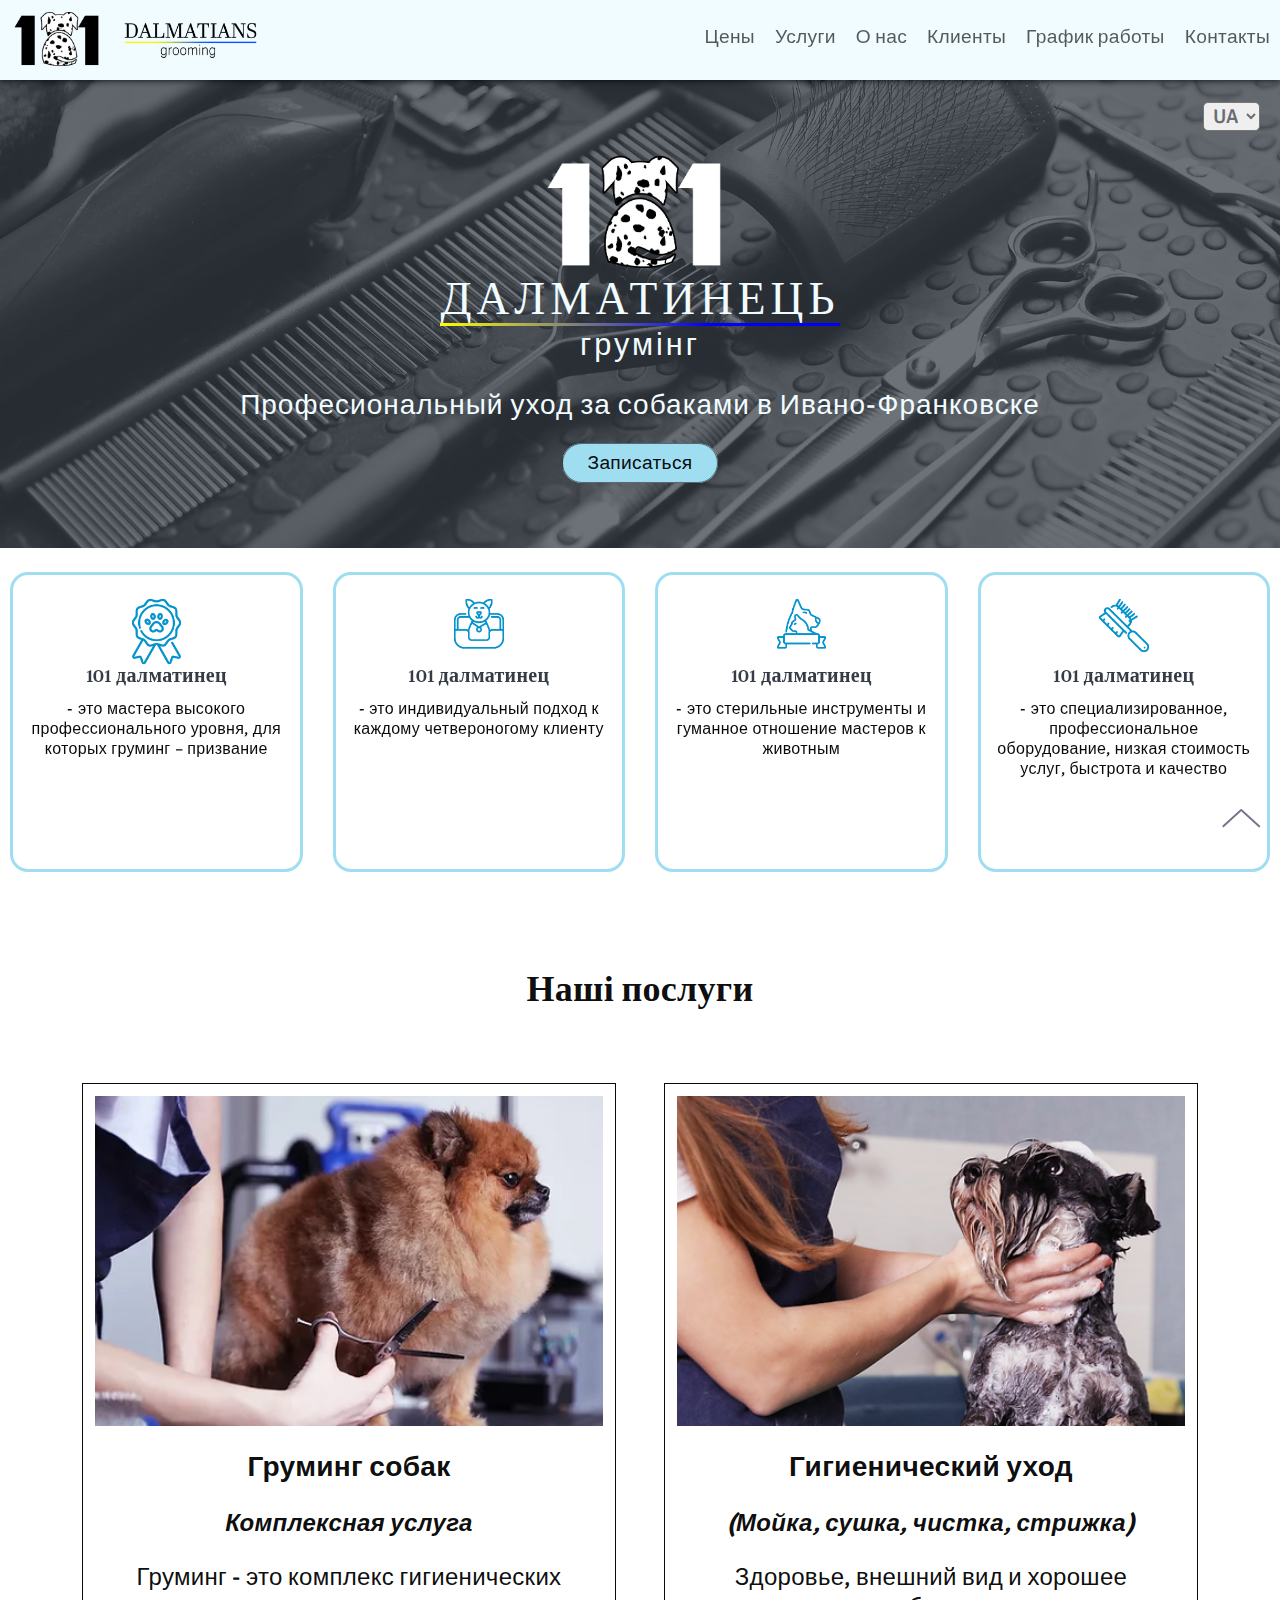
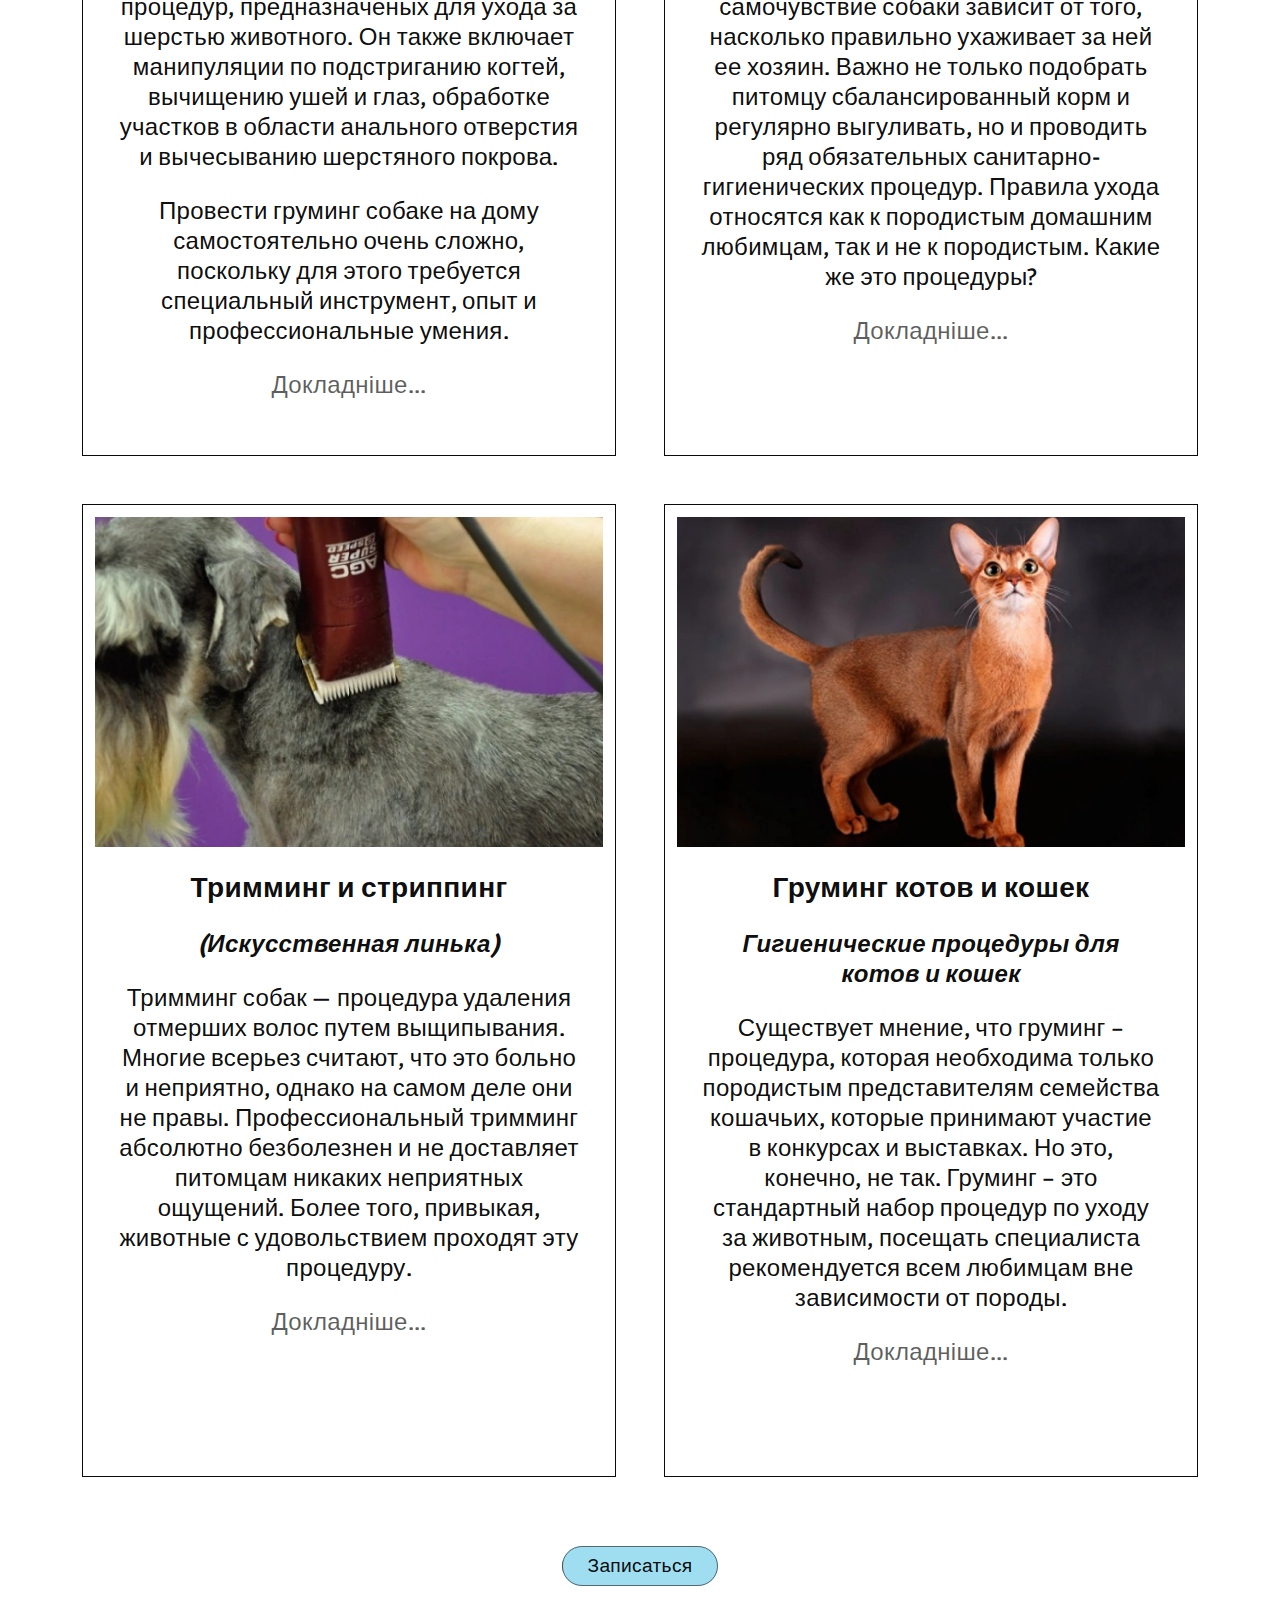
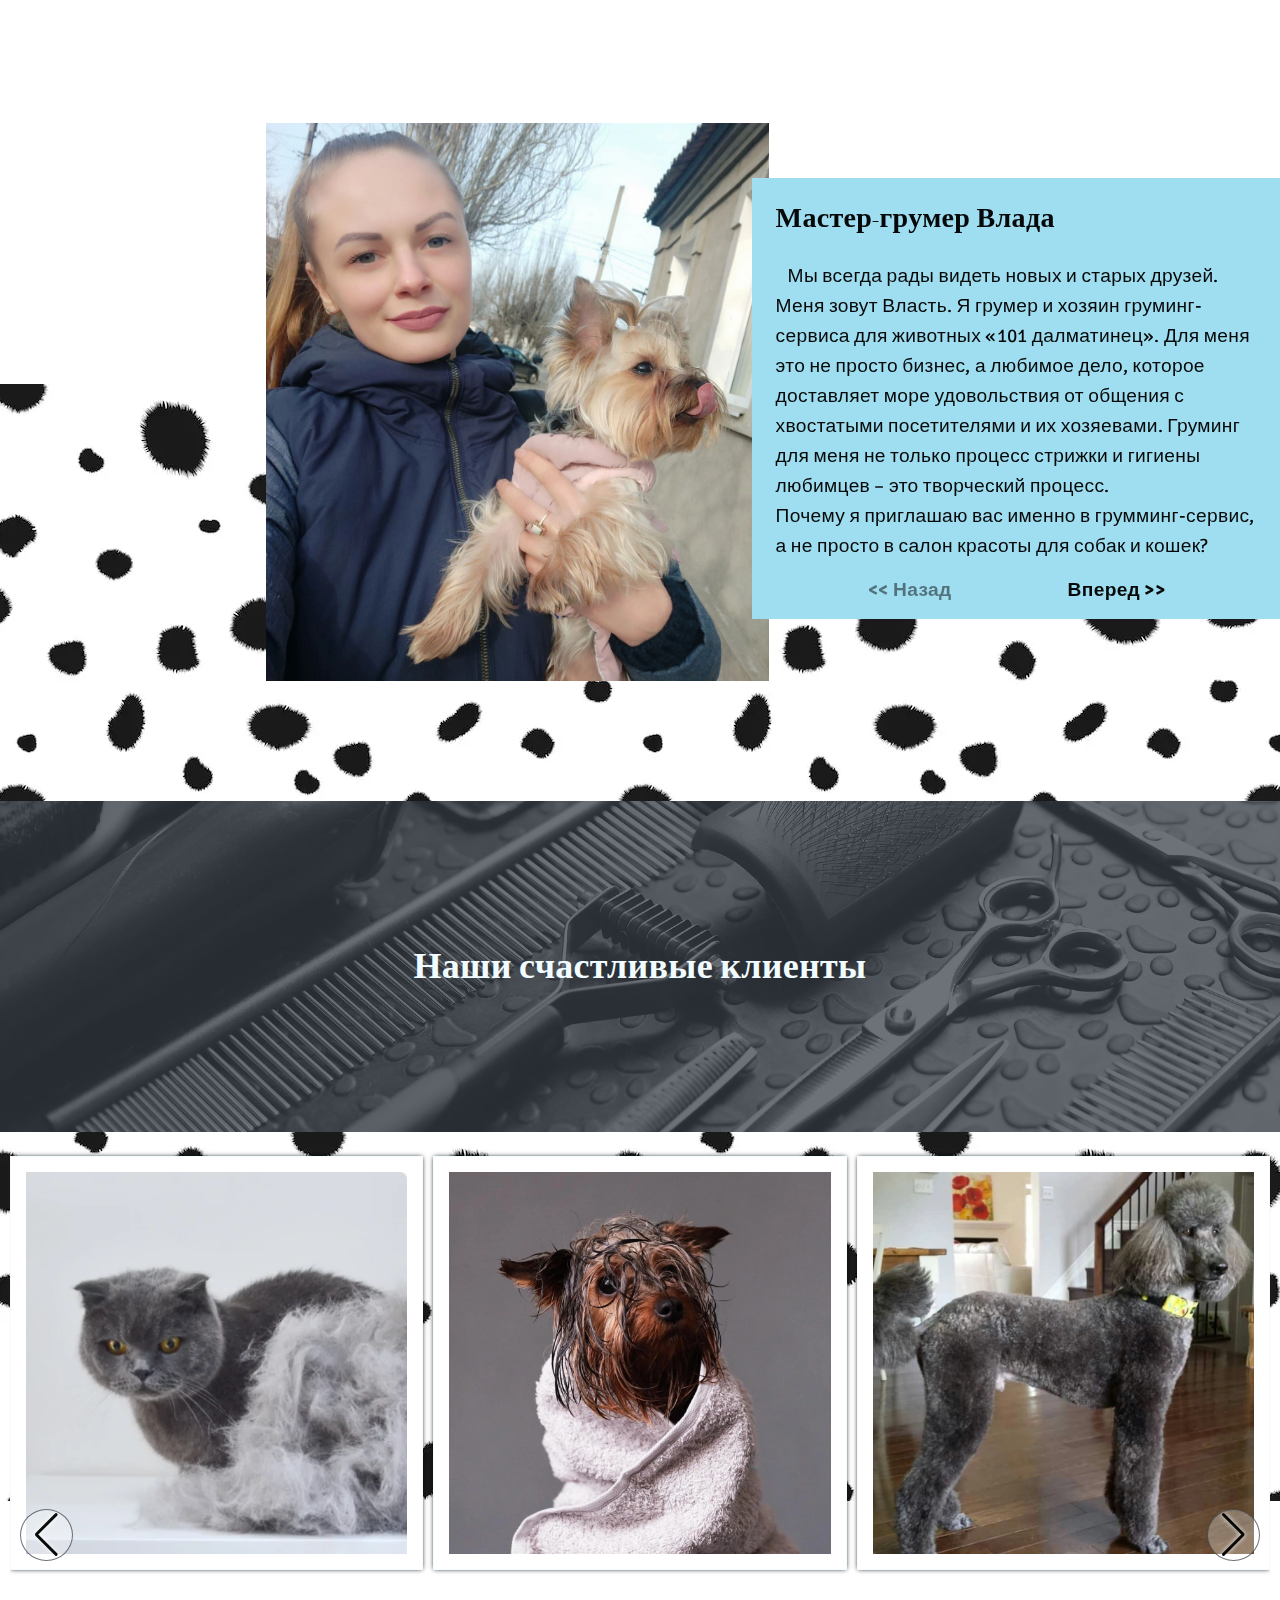
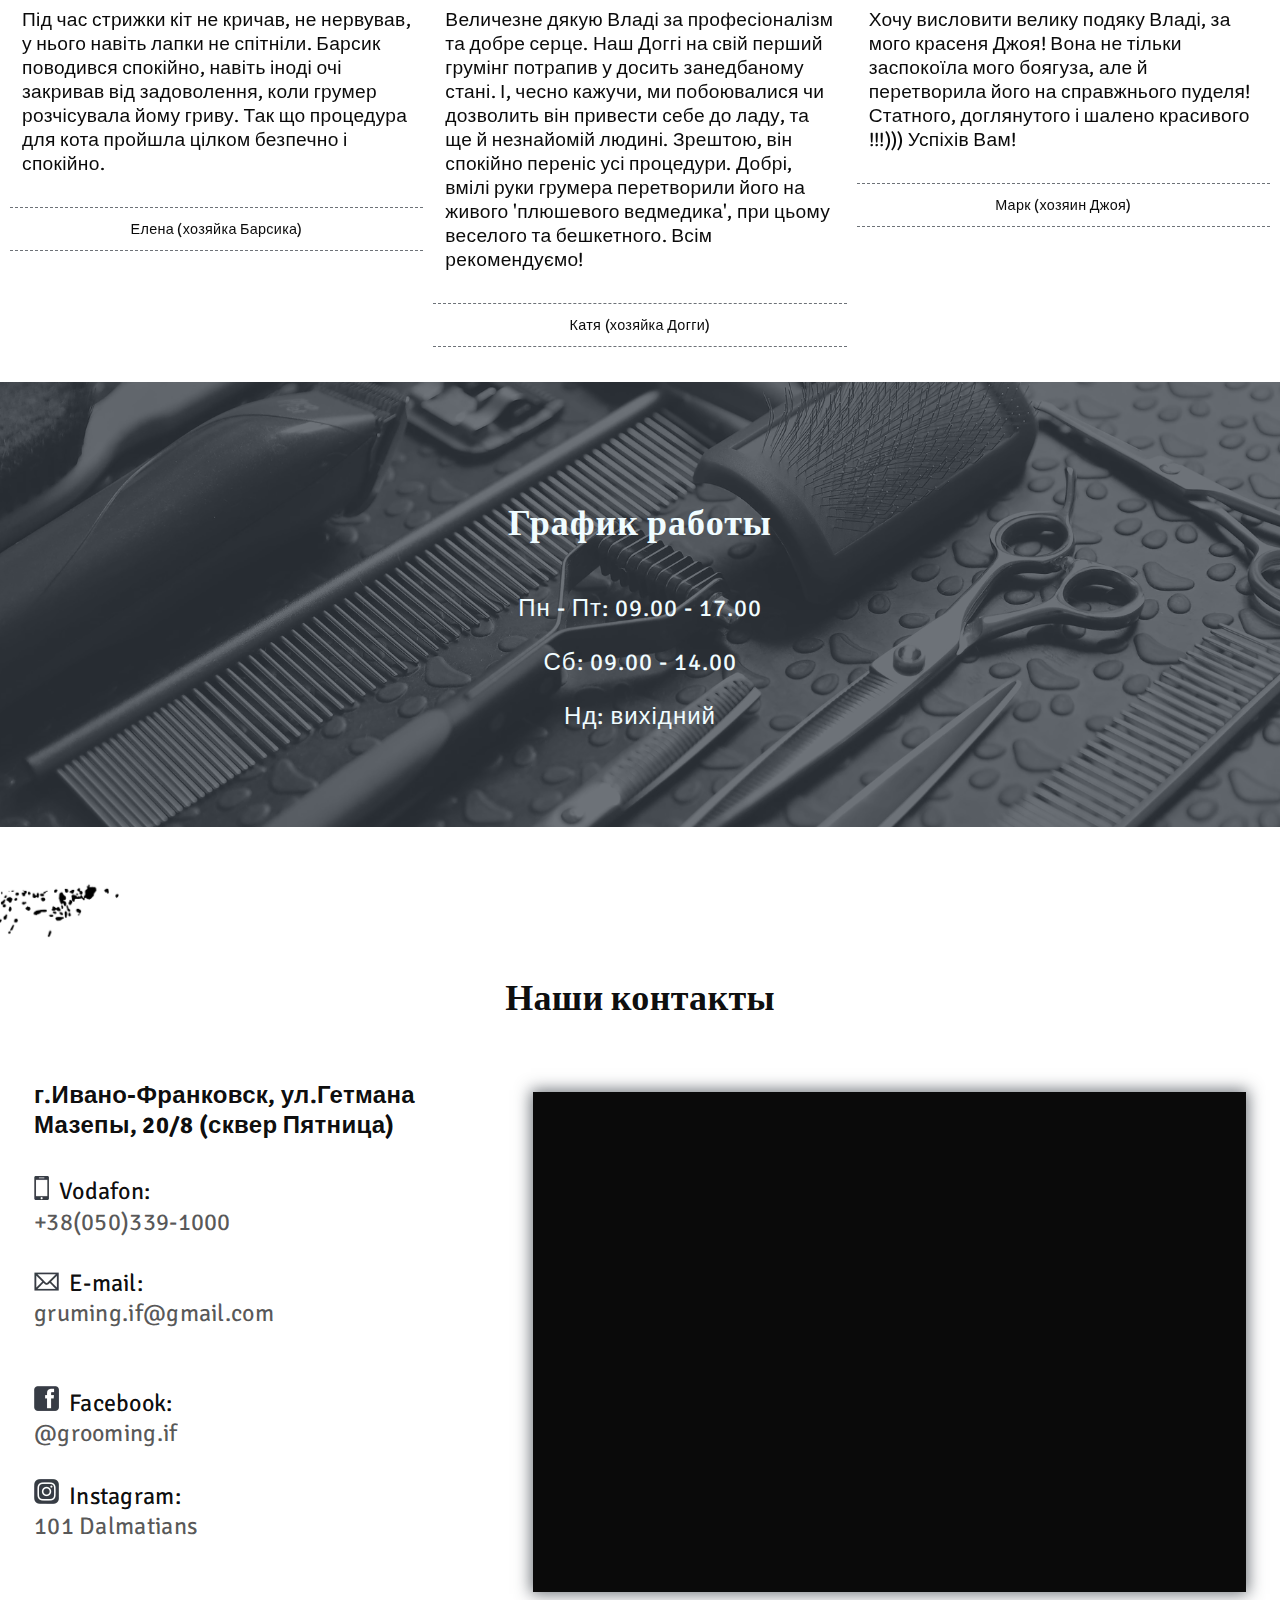
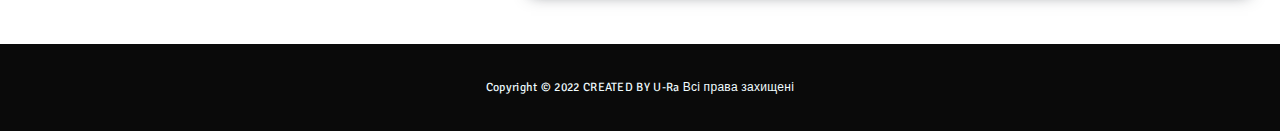
<file: index.html>
<!DOCTYPE html>
<html lang="ru">
<head>
    <meta charset="UTF-8">
    <meta http-equiv="X-UA-Compatible" content="IE=edge">
    <meta name="viewport" content="width=device-width, initial-scale=1.0">

    <link rel="preconnect" href="https://fonts.googleapis.com">
    <link rel="preconnect" href="https://fonts.gstatic.com" crossorigin>
    <link href="https://fonts.googleapis.com/css2?family=Signika+Negative:wght@300&display=swap&_v=20220618103942" rel="stylesheet">
    <link href="https://fonts.googleapis.com/css2?family=Unna&display=swap&_v=20220618103942" rel="stylesheet">

    <link rel="stylesheet" href="css/style.min.css?_v=20220618103942">
    <title>101 Dalmatians</title>
</head>

<body>
    <div class="wrapper-body">
        <div class="langs lock-padding">
            <select name="langSelect" id="langSelect" class="langs__select">
                <option value="ua" selected>UA</option>
                <option value="en">EN</option>
                <option value="ru">RU</option>
            </select>
            
        </div>
        <header class="header" id="header">
    <div class="container fl-r-b header__container lock-padding">
        
            <div class="fl-r-s header__logo logo">
                <div class="logo__img">
                    <img data-goto=".section-home" class="menu__link" src="img/header-logo-img.webp" alt="logotype" style="cursor: pointer;">
                </div>
                <div class="logo__title">
                    <img data-goto=".section-home" class="menu__link" src="img/header-logo-title.webp" alt="title" style="cursor: pointer;">
                </div>
            </div>
        
        <div class="header__menu menu">
            <div class="menu__icon"><span></span></div>
            <nav class="menu__body lock-padding">
                <ul class="menu__list">
                    <li><a href="#popupPrice" class="menu__link popup-link  link-hover lang-menu-price">Цены</a></li>
                    <li><a data-goto=".section-services" href="#" class="menu__link  link-hover lang-menu-service">Услуги</a></li>
                    <li><a data-goto=".section-about" href="#" class="menu__link  link-hover lang-menu-about">О нас</a></li>
                    <li><a data-goto=".section-clients" href="#" class="menu__link  link-hover lang-menu-clients">Клиенты</a></li>
                    <li><a data-goto=".section-schedule" href="#" class="menu__link  link-hover lang-menu-schedule">График работы</a></li>
                    <li>
                        <a data-goto=".section-contact" href="#" class="menu__link  link-hover lang-menu-contacts">Контакты</a>
                        <span class="menu__arrow"></span>
                        <ul class="menu__sub-list">
                            <li>
                                <img src="img/tel2.webp" alt="icon-tel" width="20px"height="32px">
                                <div>
                                    <span>Vodafon:</span>
                                <a href="tel:+380503391000" class="menu__sub-link link-hover">+38(050)339-1000</a>
                                </div>
                                
                            </li>
                            <li>
                                <img src="img/email.webp" alt="icon-mail" width="25px" height="20px">
                                <div>
                                    <span>E-mail:</span>
                                    <a href="mailto:gruming.if@gmail.com" class="menu__sub-link link-hover" target="_blank">gruming.if@gmail.com</a>
                                </div>
                            </li>
                            <li>
                                <img src="img/facebook.webp" alt="icon-facebook" width="25px" height="25px">
                                <div>                                
                                    <span>Facebook:</span>
                                    <a href="https://www.facebook.com/gruming.if" class="menu__sub-link link-hover" target="_blank">@grooming.if</a>
                                </div>
                            </li>
                                
                            <li>
                                <img src="img/instagram.webp" alt="icon-instagram" width="25px" height="25px">
                                <div>                                
                                    <span>Instagram:</span>
                                    <a href="https://www.instagram.com/gruming.if/" class="menu__sub-link link-hover" target="_blank">101 Dalmatians</a>
                                </div>
                            </li>
                        </ul>
                    </li>
                </ul>
            </nav>
        </div>
    </div>
</header>
        <main class="main">
            <section class="section bg section-home home">
                <div class="wrapper wrapper-home">
                    <div class="container">
                        <div class="heading">
                           
                            <div class="heading__img">
                                <img src="img/logo-img-white.webp" alt="logo">
                            </div>
                            <div class="heading__logo">
                                <h2 class="heading__logo-title lang-logo-title">ДАЛМАТИНЦЕВ</h2>
                                <span class="heading__logo-subtitle lang-logo-subtitle">grooming</span>
                            </div>
                            <h1 class="heading-subtitle lang-home-subtitle">Професиональный уход за собаками в Ивано-Франковске</h1>
                            <a href="#popup" class="button popup-link lang-book-button">Записаться</a>
                        </div>
                    </div>
                </div>
            </section>
            <section class="section section__advantage advantage">
                <div class="slider">
                    <div class="advantage-slider container">
                        <!-- Slider main container -->
                    <div class="swiper slider-advantage">
                        <!-- Additional required wrapper -->
                        <div class="swiper-wrapper">
                            <!-- Slides -->
                            <div class="swiper-slide">
                                <div class="card-advantage">
                                    <div class="card-advantage__img"><img src="img/advantage-1.webp" alt="advantage-1"></div>
                                    <h4 class="lang-advantage-title">101 далматинец</h4>
                                    <p class="lang-advantage-text1"> - это мастера высокого профессионального уровня, для которых груминг – призвание</p>
                                </div>
                               
                            </div>
                            <div class="swiper-slide">
                                <div class="card-advantage">
                                    <div class="card-advantage__img"><img src="img/advantage-2.webp" alt="advantage-1"></div>
                                    <h4 class="lang-advantage-title">101 далматинец</h4>
                                    <p class="lang-advantage-text2"> - это индивидуальный подход к каждому четвероногому клиенту</p>
                                </div>
                            </div>
                            <div class="swiper-slide">
                               
                                <div class="card-advantage">
                                    <div class="card-advantage__img"><img src="img/advantage-3.webp" alt="advantage-1"></div>
                                    <h4 class="lang-advantage-title">101 далматинец</h4>
                                    <p class="lang-advantage-text3"> - это стерильные инструменты и гуманное отношение мастеров к животным</p>
                                </div>
                            </div>
                            <div class="swiper-slide">
                                
                                <div class="card-advantage">
                                    <div class="card-advantage__img"><img src="img/advantage-4.webp" alt="advantage-1"></div>
                                    <h4 class="lang-advantage-title">101 далматинец</h4>
                                    <p class="lang-advantage-text4"> - это специализированное, профессиональное оборудование, низкая стоимость услуг, быстрота и качество</p>
                                </div>
                            </div>
                            <div class="swiper-slide">
                                
                                <div class="card-advantage">
                                    <div class="card-advantage__img"><img src="img/advantage-5.webp" alt="advantage-1"></div>
                                    <h4 class="lang-advantage-title">101 далматинец</h4>
                                    <p class="lang-advantage-text5"> - это профессиональная стрижка животных, цена которой зависит от породы и сложности</p>
                                </div>
                            </div>

                        </div>
                    </div>
                </div>
            </section>
            <section class="section section-services" id="services">
                <div class="container">
                    <h2 class="section-title lang-services">Наши услуги</h2>
                    <div class="services-grid">
                        <div class="grid-item">
                            <div class="grid-item__img">
                                <img src="img/grooming.webp" alt="grooming">
                            </div>

                            <div class="grid-item__content">
                                <h3 class="service lang-dog-grooming-title" id="service-1">Груминг собак</h3>
                                <h4 class="subtitle lang-dog-grooming-subtitle" id="title-1">Комплексная услуга</h4>
                                <div class="descripton lang-dog-grooming" id="description-1"><p>Груминг - это комплекс гигиенических процедур, предназначеных для ухода за шерстью животного. Он также включает манипуляции по подстриганию когтей, вычищению ушей и глаз, обработке участков в области анального отверстия и вычесыванию шерстяного покрова.</p><p>Провести груминг собаке на дому самостоятельно очень сложно, поскольку для этого требуется специальный инструмент, опыт и профессиональные умения.</p> </div>
                                <p><a href="#popupService" class="more popup-link lang-more">Подробнее...</a></p>
                            </div>
                        </div>
                        <div class="grid-item">
                            <div class="grid-item__img">
                                <img src="img/wash.webp" alt="wash">
                            </div>

                            <div class="grid-item__content">
                                <h3 class="service lang-hygiene-care-title" id="service-2">Гигиенический уход</h3>
                                <h4 class="subtitle lang-hygiene-care-subtitle" id="title-2">(Мойка, сушка, чистка, стрижка)</h4>
                                <div class="description lang-hygiene-care-description" id="description-2"><p>Здоровье, внешний вид и хорошее самочувствие собаки зависит от того, насколько правильно ухаживает за ней ее хозяин. Важно не только подобрать питомцу сбалансированный корм и регулярно выгуливать, но и проводить ряд обязательных санитарно-гигиенических процедур. Правила ухода относятся как к породистым домашним любимцам, так и не к породистым. Какие же это процедуры?</p></div>
                                <p><a href="#popupService" class="more popup-link lang-more"> Подробнее...</a></p>
                            </div>
                        </div>
                        <div class="grid-item">
                            <div class="grid-item__img">
                                <img src="img/trimming.webp" alt="nail-clipping">
                            </div>

                            <div class="grid-item__content">
                                <h3 class="service lang-trimming-title" id="service-3">Тримминг и стриппинг</h3>
                                <h4 class="subtitle lang-trimming-subtitle" id="title-3">(Искусственная линька)</h4>
                                <div class="description lang-trimming-description" id="description-3"><p>Тримминг собак — процедура удаления отмерших волос путем выщипывания. Многие всерьез считают, что это больно и неприятно, однако на самом деле они не правы.

                                    Профессиональный тримминг абсолютно безболезнен и не доставляет питомцам никаких неприятных ощущений.
                                    Более того, привыкая, животные с удовольствием проходят эту процедуру.</p></div>
                                    <p><a href="#popupService" class="more popup-link lang-more"> Подробнее...</a></p>
                            </div>
                        </div>
                        <div class="grid-item">
                            <div class="grid-item__img">
                                <img src="img/cat.webp" alt="self-serve">
                            </div>

                            <div class="grid-item__content">
                                <h3 class="service lang-grooming-cat-title" id="service-4">Груминг котов и кошек</h3>
                                <h4 class="subtitle lang-grooming-cat-subtitle" id="title-4">Гигиенические процедуры для котов и кошек</h4>
                                <div class="description lang-grooming-cat-description" id="description-4"><p>Существует мнение, что груминг – процедура, которая необходима только породистым представителям семейства кошачьих, которые принимают участие в конкурсах и выставках. Но это, конечно, не так. Груминг – это стандартный набор процедур по уходу за животным, посещать специалиста рекомендуется всем любимцам вне зависимости от породы.</p></div>
                                <p><a href="#popupService" class="more popup-link lang-more"> Подробнее...</a></p>
                            </div>
                        </div>
                    </div>
                    <div class="button-block">
                        <a href="#popup" class="button popup-link lang-book-button">Записаться</a>
                    </div>
                </div>
            </section>
            <section class="section section-about" id="about">
                <div class="container">
                    <div class="about-block">
                        <div class="about-block__img">
                            <img src="img/Vlada-1.webp" alt="photo" class="shift-img">
                        </div>
                        <div class="about-block__content">
                            <div class="slider">
                                <div class="text-slider">
                                    <!-- Slider main container -->
                                    <div class="swiper slider-text">
                                        <!-- Additional required wrapper -->
                                        <div class="swiper-wrapper">
                                            <!-- Slides -->
                                            <div class="swiper-slide">
                                                <div class="card">
                                                    <h3 class="lang-about-title">Мастер-грумер Влада</h3>
                                                    <span class="lang-about-text1">Мы всегда рады видеть новых и старых друзей. Меня зовут Власть. Я грумер и хозяин груминг-сервиса для животных «101 далматинец». Для меня это не просто бизнес, а любимое дело, которое доставляет море удовольствия от общения с хвостатыми посетителями и их хозяевами. Груминг для меня не только процесс стрижки и гигиены любимцев – это творческий процесс. <br/> Почему я приглашаю вас именно в грумминг-сервис, а не просто в салон красоты для собак и кошек?</span>
                                                </div>
                                            </div>
                                            <div class="swiper-slide">
                                                <div class="card">
                                                    <h3 class="lang-about-title">Мастер-грумер Влада</h3>
                                                    <span class="lang-about-text2"> Потому что важно подарить четырехлапому другу не только внешнюю красоту, но и здоровье, и комфорт. Для постоянно занятых хозяев профессиональный груминг в зоосалоне – это возможность полноценно ухаживать за своей собакой или котом, не отвлекаясь от важных дел.<br/>«101 далматинец» - это не просто парикмахерская для животных, здесь любимцы получают необходимый уход, а хозяева могут приобрести товары для своих четырехлапых.</span>
                                                </div>
                                            </div>
                                            <div class="swiper-slide">
                                                <div class="card">
                                                    <h3 class="lang-about-title-ul">Вам треба обрати саме “101 далматинець” якщо:</h3>
                                                    <ul>
                                                        <li><img src="img/mark.webp" alt="check-mark" width="30px"><span class="lang-about-li1">Вы заботитесь об элегантной внешности своего питомца
                                                        </span></li>
                                                        <li><img src="img/mark.webp" alt="check-mark" width="30px"><span class="lang-about-li2">Вам нравится внимательное отношение к вашему четырехлапому другу
                                                        </span></li>
                                                        <li><img src="img/mark.webp" alt="check-mark" width="30px"><span class="lang-about-li3">Вы доверяете уход за своим любимцам только профессионалам</span></li>
                                                        <li><img src="img/mark.webp" alt="check-mark" width="30px"><span class="lang-about-li4">Вы хотите, чтобы хвостатый любимец был здоров и красив.</span></li>
                                                    </ul>
                                                </div>
                                            </div>
                                        </div>
                                        <!-- If we need navigation buttons -->
                                        <div class="button-prev lang-prev"> Назад
                                        </div>
                                        <div class="button-next lang-next">Вперед </div>
                                    </div>
                                </div>
                            </div>
                        </div>
                    </div>
                </div>
            </section>
            <section class="section section-clients" id="clients">
                <div class="bg">
                    <div class="wrapper">
                        <div class="container">
                            <div class="clients-title__block">
                                <h2 class="section-title lang-clients-title">Наши счастливые клиенты</h2>
                            </div>
                        </div>
                    </div>
                </div>
                <div class="bg-dalmatians">
                    <div class="bg-dalmatians__img"></div>
                </div>
                <div class="container">
                    <div class="slider">
                        <!-- Slider main container -->
                        <div class="swiper slider-image">
                            <!-- Additional required wrapper -->
                            <div class="swiper-wrapper">
                                <!-- Slides -->
                                <div class="swiper-slide">
                                    <img src="img/barsik.webp" alt="1-slide">
                                    <p class="lang-reviews1">Во время стрижки кот не кричал, не нервничал, у него даже лапки не вспотели. Барсик вел себя вполне спокойно, даже иногда глазки закрывал от удовольствия, когда грумер расчесывала ему гриву. Так что процедура для кота прошла вполне себе безопасно и спокойно.</p>
                                            <p class="reviews-author lang-reviews1-author">Елена (хозяйка Барсика)</p>
                                </div>
                                <div class="swiper-slide">
                                    <img src="img/2-slide.webp" alt="2-slide">
                                    <p class="lang-reviews2">Огромнейшее спасибо Владе за профессионализм и доброе сердце. Наш Догги на свой первый груминг попал в довольно запущенном состоянии. И, честно говоря, мы побаивались позволит ли он привести себя в порядок, да ещё незнакомому человеку. В итоге, он спокойно перенес все процедуры. Добрые и умелые руки грумера превратили его в живого "плюшевого мишку", при этом веселого и озорного. Всем рекомендуем!</p>
                                            <p class="reviews-author lang-reviews2-author">Катя (хозяйка Догги)</p>
                                </div>
                                <div class="swiper-slide">
                                    <img src="img/joy.webp" alt="4-slide">
                                    <p class="lang-reviews3">Хочу выразить огромную благодарность Владе, за моего красавчика Джоя! Она не только успокоила моего трусиху, но и превратила его в настоящего пуделя! Статного, ухоженного и безумно красивого!!!))) Успехов Вам!!!</p>
                                            <p class="reviews-author lang-reviews3-author">Марк (хозяин Джоя)</p>
                                </div>
                                <div class="swiper-slide">
                                    <img src="img/toby.webp" alt="3-slide">
                                    <p class="lang-reviews4">Подстригала йорка. Очень понравилось отношение мастера, видно, что работа ей не безразлична. Все, что я просила убрать, поправить было сделано на высоте. С триммингом управились даже быстрее, чем было обещано, что очень порадовало.Спасибо вам!</p>
                                            <p class="reviews-author lang-reviews4-author">Инна Александровна (хозяйка Тоби)</p>
                                </div>
                                <div class="swiper-slide">
                                    <img src="img/musya.webp" alt="musya">
                                    <p class="lang-reviews5">Сводила сегодня подстричь кошечку Мусечку, очень приятный персонал, мне очень понравилось как подстригли, кошечка теперь красивая и вкусно пахнет, спасибо мастеру Владе!</p>
                                    <p class="reviews-author lang-reviews5-author">тетя Тоня (хозяйка Муси)</p>
                                </div>
                                <div class="swiper-slide">
                                    <img src="img/baron.webp" alt="6-slide">
                                    <p class="lang-reviews6">Привела своего Барона на стрижку и ни капли не пожалела! Когда шли домой после процедур, Барон был звездой! Все хотели егопогладить и удивлялись - какая у него удивительная шерсть. Салон рекомендую!</p>
                                    <p class="reviews-author lang-reviews6-author">Валентина Петровна (хозяйка Барона)</p>
                                </div>
                            </div>
                            <!-- If we need pagination -->
                            <div class="swiper-pagination"></div>

                            <!-- If we need navigation buttons -->
                            <div class="swiper-button-prev"></div>
                            <div class="swiper-button-next"></div>
                        </div>
                    </div>
                </div>
            </section>
            <section class="section bg section-schedule" id="schedule">
                <div class="wrapper">
                    <div class="container">
                        <h2 class="section-title lang-schedule-title">График работы</h2>
                        <div class="schedule-block lang-schedule">
                            <p>Пн - Пт: 09.00 - 17.00</p>
                            <p>Сб: 09.00 - 14.00</p>
                            <p>Вс: выходной</p>
                        </div>
                    </div>
                </div>
            </section>
            <section class="section section-contact" id="contacts">
                <div class="anime">
                    <img src="img/собака-далматин-гифки-680342.gif" alt="">
                </div>
                <div class="container">
                    <h2 class="section-title item-title lang-contact-title" style="margin-bottom: 1rem;">Наши контакты</h2>
                    <div class="contact-block">
                        <div class="contact-block__item">
                            <h4 class="lang-contact-adress">г.Ивано-Франковск, ул.Гетмана Мазепы, 20/8 (сквер Пятница)</h4>
                            <div class="item-content">
                                <div class="item-content__item">
                                    <div>
                                        <p><img src="img/tel2.webp" alt="tel" width="15">Vodafon:</p>
                                        <a href="tel:+380503391000" class=" link-hover">+38(050)339-1000</a>
                                    </div>
                                    <div>
                                        <p><img src="img/email.webp" alt="email" width="25">E-mail:</p>
                                        <a href="mailto:gruming.if@gmail.com" class=" link-hover" target="_blank" style="display:inline-block;">gruming.if@gmail.com</a>
                                    </div>
                                </div>
                                <div class="item-content__item">
                                    <div>
                                        <p><img src="img/facebook.webp" alt="icon-facebook" width="25px" height="25px">Facebook:</p>                              
                                        <a href="https://www.facebook.com/gruming.if" class=" link-hover" target="_blank">@grooming.if</a>
                                    </div>
                                    <div>
                                        <p><img src="img/instagram.webp" alt="icon-instagram" width="25px" height="25px">Instagram:</p>                              
                                        <a href="https://www.instagram.com/gruming.if/" class=" link-hover" target="_blank">101 Dalmatians</a>
                                    </div>
                                </div>
                            </div>
                        </div>
                        <div class="contact-block__item">
                            <div class="map lang-map" id="map">
                                
                            </div>
                        </div>
                    </div>
                </div>
            </section>
        </main>
        <footer class="footer">
    <p class="copy">Copyright © 2022 CREATED BY U-Ra <span class="lang-footer">Все права защищены</span></p>
</footer>
        <div class="popup" id="popup">
            <div class="popup__body fl-r-c" id="popupBody">

                <div class="popup__content fl-r-c">
                    <a href="#header" class="popup__close close-popup"><img src="img/close.webp" alt="icon-close"
                            width="50"></a>
                    <div class="content__item" id="hide-mob">
                        <img src="img/popup.webp" alt="popup">
                    </div>
                    <div class="content__item">
                        <h3 class="lang-form-title">Запись он-лайн</h3>
                        <!-- <span></span> -->
                        <form action="#" class="form fl-c-c" id="form">

                            <div class="input-grid">
                                <div class="input-grid__item">
                                    <label for="formName" class="lang-form-name">Ваше имя:*</label>
                                    <input type="text" name="name" id="formName" class="_req">
                                </div>
                                <div class="input-grid__item">
                                    <label for="formTel" class="lang-form-tel">Номер телефона:*</label>
                                    <input type="tel" name="tel" id="formTel" class="_tel _req"
                                        placeholder="+38 099 123-45-67"
                                        pattern="\+\38\s?[\(]{0,1}9[0-9]{2}[\)]{0,1}\s?\d{3}[-]{0,1}\d{2}[-]{0,1}\d{2}">
                                </div>
                            </div>
                            <div class="input-grid grid-area">
                                <div class="input-grid__item breed">
                                    <label for="formBreed" class="lang-form-breed">Порода животного:*</label>
                                    <input type="text" name="breed" id="formBreed" class="_req">
                                </div>
                                <div class="input-grid__item service">
                                    <label for="formService" class="lang-form-service">Желаемая услуга:</label>
                                    <select type="text" name="service" id="formService">
                                        <option value="service-1" class="lang-form-service-grooming" selected>Услуга №1</option>
                                        <option value="service-2" class="lang-form-service-hygiene">Услуга №2</option>
                                        <option value="service-3" class="lang-form-service-trimming">Услуга №3</option>
                                        <option value="service-4" class="lang-form-service-grooming-cat">Услуга №4</option>
                                    </select>
                                </div>
                                <div class="input-grid__item date">
                                    <label for="formDate" class="lang-form-date">Желаемая дата и время:</label>
                                    <input type="text" name="date" id="formDate">
                                </div>
                            </div>
                            <div class="input-grid__item">
                                <label for="formMessage" class="lang-form-message">Дополнительная информация (необязательно):</label>
                                <textarea name="message" id="formMessage"
                                    style="min-height: 100px;resize: vertical;height: 100px;margin-bottom: 7px; padding: 10px;"></textarea>
                            </div>
                            <div class="input-grid__item" style="width: 100%;">
                                <button class="button form-btn lang-form-btn" type="submit">Отправить</button>
                            </div>
                        </form>
                    </div>
                </div>
            </div>
        </div>
        <div class="popup" id="popupService">
            <div class="popup__body fl-r-c">

                <div class="popup__content fl-c-b">
                    <a href="#header" class="popup__close close-popup"><img src="img/close.webp" alt="icon-close"
                            width="50"></a>
                    <div class="content__item item-img" id="hide-mob">
                        <!-- <img src="img/"> -->
                    </div>
                    <div class="content__item item-description">
                        <div class="item-description__wrapper">
                            <h3 id="dataService"></h3>
                            <p id="dataTitle"></p>
                            <span id="dataDesccription"></span>
                            <!-- <span></span> -->
                            <div class="button-block">
                                <a href="#popup" class="button popup-link lang-book-button">Записаться</a>
                            </div>
                        </div>

                    </div>
                </div>
            </div>
        </div>
        <div class="popup" id="popupPrice">
            <div class="popup__body fl-r-c">

                <div class="popup__content fl-c-b">
                    <a href="#header" class="popup__close close-popup popup__close--stycky"><img src="img/close.webp" alt="icon-close"
                            width="50">
                    </a>
                    <div class="content__item item-description">
                        <div class="item-description__wrapper">
                            <section class="section section__price price">
                                <div class="bg">
                                    <div class="wrapper">
                                        <div class="container">
                                            <div class="price-title__block">
                                                <div class="price-title__img">
                                                    <img src="img/logo-101white.webp" alt="logo">
                                                </div>
                                                <h2 class="section-title section-title--price lang-price-title">Цены на услуги</h2>
                                            </div>
                                        </div>
                                    </div>
                                </div>
                            </section>
                            <section class="section__content-price content-price">
                                <div class="container">
                                    <div class="content-price__block">
                                        <div class="content-price__list list">
                                            <h2 class="list__title lang-price-list-title1">Полный комплекс услуг</h2>
                                            <p class="list__subtitle lang-price-list-subtitle1">(Купание, стрижка, когти, ушки)</p>
                                            <div class="list__item item">
                                                <div class="item__title">
                                                    <div class="item__title-img">
                                                        <img src="img/small-dogs-img.webp" alt="small-dogs">
                                                    </div>
                                                    <h3 class="lang-price-item-title1">Малые породы</h3>
                                                </div>	
                                                <dl>
                                                    <div>
                                                        <dfn>								
                                                            <div class="item__img ">
                                                                <img src="img/york.webp" alt="york">
                                                            </div>
                                                            <span class="lang-price-item1">Йоркширский терьер</span>
                                                        </dfn>
                                                        <dd>330</dd>
                                                    </div>
                                                    <div class="string-dark">
                                                        <dfn>								
                                                            <div class="item__img">
                                                                <img src="img/pekines.webp" alt="pekines">
                                                            </div>
                                                            <span class="lang-price-item2">Мальтезе, Бивер-Йорк, Пекинес</span>
                                                        </dfn>
                                                        <dd>350-400</dd>
                                                    </div>
                                                    <div>
                                                        <dfn>								
                                                            <div class="item__img">
                                                                <img src="img/spiz-1.webp" alt="spiz">
                                                            </div>
                                                            <span class="lang-price-item3">Померанский Шпиц</span>
                                                        </dfn>
                                                        <dd>400-500</dd>
                                                    </div>
                                                    <div class="string-dark">
                                                        <dfn>								
                                                            <div class="item__img">
                                                                <img src="img/spiz-2.webp" alt="spiz">
                                                            </div>
                                                            <span class="lang-price-item4">Малый шпиц</span>
                                                        </dfn>
                                                        <dd>400-550</dd>
                                                    </div>
                                                    <div>
                                                        <dfn>								
                                                            <div class="item__img">
                                                                <img src="img/toy-pudel.webp" alt="toy-pudel">
                                                            </div>
                                                            <span class="lang-price-item5">Той пудель</span>
                                                        </dfn>
                                                        <dd>450-550</dd>
                                                    </div>
                                                    <div class="string-dark">
                                                        <dfn>								
                                                            <div class="item__img">
                                                                <img src="img/shi-tsu.webp" alt="shi-tsu">
                                                            </div>
                                                            <span class="lang-price-item6">Ши-тцу</span>
                                                        </dfn>
                                                        <dd>350-450</dd>
                                                    </div>
                                                    <div>
                                                        <dfn>								
                                                            <div class="item__img">
                                                                <img src="img/bishone-frize.webp" alt="bishone-frize">
                                                            </div>
                                                            <span class="lang-price-item7">Бишон фризе пет стрижка</span> 
                                                        </dfn>
                                                        <dd>450-550</dd>
                                                    </div>
                                                    <div class="string-dark">
                                                        <dfn>								
                                                            <div class="item__img">
                                                                <img src="img/bishone-frize.webp" alt="bishone-frize">
                                                            </div>
                                                            <span class="lang-price-item8">Бишон фризе пет стрижка ножницами</span> 
                                                        </dfn>
                                                        <dd></dd>
                                                    </div>
                                                </dl>
                                            </div>
                                            <div class="list__item item">
                                                <div class="item__title">
                                                    <div class="item__title-img">
                                                        <img src="img/big-dog.webp" alt="big-dog">
                                                    </div>
                                                    <h3 class="lang-price-item-title2">Большие породы</h3>
                                                </div>
                                                
                                                <dl>
                                                    <div class="string-dark">
                                                        <dfn>								
                                                            <div class="item__img">
                                                                <img src="img/spaniel.webp" alt="spaniel">
                                                            </div>
                                                            <span class="lang-price-item9">Спаниель</span>
                                                        </dfn>
                                                        <dd>400-600</dd>
                                                    </div>
                                                    <div>
                                                        <dfn>								
                                                            <div class="item__img">
                                                                <img src="img/newfoundland.webp" alt="newfoundland">
                                                            </div>
                                                            <span class="lang-price-item10">Ньюфаундленд (со стрижкой)</span>
                                                        </dfn>
                                                        <dd>1000-1300</dd>
                                                    </div>
                                                    <div class="string-dark">
                                                        <dfn>								
                                                            <div class="item__img">
                                                                <img src="img/chao-chao.webp" alt="chao-chao">
                                                            </div>
                                                            <span class="lang-price-item11">Чау чау (со стрижкой)</span>
                                                        </dfn>
                                                        <dd>550-850</dd>
                                                    </div>
                                                    <div>
                                                        <dfn>								
                                                            <div class="item__img">
                                                                <img src="img/pudel-cocapu.webp" alt="pudel-cocapu">
                                                            </div>
                                                            <span class="lang-price-item12">Средний пудель, кокапу</span>
                                                        </dfn>
                                                        <dd>700-800</dd>
                                                    </div>
                                                    <div class="string-dark">
                                                        <dfn>								
                                                            <div class="item__img">
                                                                <img src="img/retriver.webp" alt="retriver">
                                                            </div>
                                                            <span class="lang-price-item13">Золотистый ретривер (со стрижкой)</span>
                                                        </dfn>
                                                        <dd>400-500</dd>
                                                    </div>
                                                    <div>
                                                        <dfn>								
                                                            <div class="item__img">
                                                                <img src="img/zvergshnauzer.webp" alt="zvergshnauzer">
                                                            </div>
                                                           <span class="lang-price-item14">Вест Хайленд уайт терьер, Цвергшнауцер</span>
                                                        </dfn>
                                                        <dd>500-600</dd>
                                                    </div>
                                                    <div class="string-dark">
                                                        <dfn>								
                                                            <div class="item__img">
                                                                <img src="img/mittelshnauzer.webp" alt="">
                                                            </div>
                                                            <span class="lang-price-item15">Фокстерьер, Мительшнауцер</span>
                                                        </dfn>
                                                        <dd>350-400</dd>
                                                    </div>
                                                    <div>
                                                        <dfn>								
                                                            <div class="item__img">
                                                                <img src="img/rbt.webp" alt="rbt">
                                                            </div>
                                                            <span class="lang-price-item16">Русский черный терьер</span>
                                                        </dfn>
                                                        <dd>400-500</dd>
                                                    </div>
                                                    <div class="string-dark">
                                                        <dfn>								
                                                            <div class="item__img">
                                                                <img src="img/cat-1.webp" alt="cat">
                                                            </div>
                                                            <span class="lang-price-item17">Кот (стрижка без купания)</span>
                                                        </dfn>
                                                        <dd>350-400</dd>
                                                    </div>
                                                    <div>
                                                        <dfn>								
                                                            <div class="item__img">
                                                                <img src="img/cat-2.webp" alt="cat">
                                                            </div>
                                                            <span class="lang-price-item18">Кот (стрижка/вычесывание с купанием)</span>
                                                        </dfn>
                                                        <dd>400-500</dd>
                                                    </div>
                                                </dl>
                                            </div>
                                            <h2 class="list__title brd lang-price-list-title2" style="padding-bottom: 0.5rem;">Гигиена</h2>
                                            <div class="list__item item">
                                                <dl>
                                                    <div>
                                                        <dfn>								
                                                            <div class="item__img">
                                                                <img src="img/york.webp" alt="york">
                                                            </div>
                                                            <span class="lang-price-item1">Йоркширский терьер</span>
                                                        </dfn>
                                                        <dd>250</dd>
                                                    </div>
                                                    <div class="string-dark">
                                                        <dfn>								
                                                            <div class="item__img">
                                                                <img src="img/pekines.webp" alt="pekines">
                                                            </div>
                                                            <span class="lang-price-item2">Мальтезе, Бивер-Йорк, Пекинес</span>
                                                        </dfn>
                                                        <dd>300-350</dd>
                                                    </div>
                                                    <div>
                                                        <dfn>								
                                                            <div class="item__img">
                                                                <img src="img/spiz-1.webp" alt="spiz">
                                                            </div>
                                                            <span class="lang-price-item19">Шпиц</span>
                                                        </dfn>
                                                        <dd>350</dd>
                                                    </div>
                                                    <div class="string-dark">
                                                        <dfn>								
                                                            <div class="item__img">
                                                                <img src="img/bishone-frize.webp" alt="bishone-frize">
                                                            </div>
                                                            <span class="lang-price-item20">Бишон фризе</span>
                                                        </dfn>
                                                        <dd>300-400</dd>
                                                    </div>
                                                    <div>
                                                        <dfn>								
                                                            <div class="item__img">
                                                                <img src="img/mops-and-french-bulldog.webp" alt="mops-and-french-bulldog">
                                                            </div>
                                                            <span class="lang-price-item21">Мопс, Французский бульдог</span>
                                                        </dfn>
                                                        <dd>350</dd>
                                                    </div>
                                                    <div class="string-dark">
                                                        <dfn>								
                                                            <div class="item__img">
                                                                <img src="img/dalmatians-1.webp" alt="dalmatians">
                                                            </div>
                                                            <span class="lang-price-item22">Большие породы короткошерстные</span>
                                                        </dfn>
                                                        <dd>500-700</dd>
                                                    </div>
                                                    <div>
                                                        <dfn>								
                                                            <div class="item__img">
                                                                <img src="./img/afgany.webp" alt="dog">
                                                            </div>
                                                            <span class="lang-price-item23">Большие породы длинношерстные</span>
                                                        </dfn>
                                                        <dd>600-1200</dd>
                                                    </div>
                                                </dl>
                                            </div>
                                            <h2 class="list__title brd lang-price-list-title3" style="padding-bottom: 0.5rem;">Отдельные услуги</h2>
                                            <div class="list__item list__item--no-img item ">
                                                <dl>
                                                    <div>
                                                        <dfn>								
                                                            <span class="lang-price-item24">Когти - малые породы</span>
                                                        </dfn>
                                                        <dd>50</dd>
                                                    </div>
                                                    <div class="string-dark">
                                                        <dfn>								
                                                            <span class="lang-price-item25">Когти – большие породы</span>  
                                                        </dfn>
                                                        <dd>80</dd>
                                                    </div>
                                                    <div>
                                                        <dfn>								
                                                            <span class="lang-price-item26">Чистка ушек</span>
                                                        </dfn>
                                                        <dd>50</dd>
                                                    </div>
                                                    <div class="string-dark">
                                                        <dfn>								
                                                            <span class="lang-price-item27">Чистка параанальных желез</span>
                                                        </dfn>
                                                        <dd>80</dd>
                                                    </div>
                                                    <div>
                                                        <dfn>								
                                                            <span class="lang-price-item28">Вычёс колтунов 1 час</span>
                                                        </dfn>
                                                        <dd>200</dd>
                                                    </div>
                                                </dl>
                                            </div>
            
                                        </div>
                                    </div>
                                </div>
                            </section>
                            <section class="section section__memo memo">
                                <div class="container">
                                    <div class="memo__content">
                                        <p class="lang-memo">*цены указаны для представителей породы стандартного размера. В случае увеличения объема работы возможно увеличение цены на 10% - 15%. Безпородные собаки тарифицируются как породы, максимально приближенные по размеру и типу шерсти.</p>
                                    </div>
                                </div>
                            </section>
                                <div class="button-block">
                                    <a href="#popup" class="button popup-link popup-link--stycky lang-book-button">Записаться</a>
                                </div>
                        </div>

                    </div>
                </div>
            </div>
        </div>
        <div class="scroll__up up">
            <a data-goto=".section-home" href="#" class="up__arrow menu__link">
                <svg class="t-cover__arrow-svg" style="fill:#1d124298;" x="0px" y="0px" width="38.417px"
                    height="18.592px" viewBox="0 0 38.417 18.592">
                    <g>
                        <path
                            d="M19.208,18.592c-0.241,0-0.483-0.087-0.673-0.261L0.327,1.74c-0.408-0.372-0.438-1.004-0.066-1.413c0.372-0.409,1.004-0.439,1.413-0.066L19.208,16.24L36.743,0.261c0.411-0.372,1.042-0.342,1.413,0.066c0.372,0.408,0.343,1.041-0.065,1.413L19.881,18.332C19.691,18.505,19.449,18.592,19.208,18.592z">
                        </path>
                    </g>
                </svg>
            </a>
        </div>
    <script src="js/app.min.js?_v=20220618103942"></script>
</body>

</html>
</file>
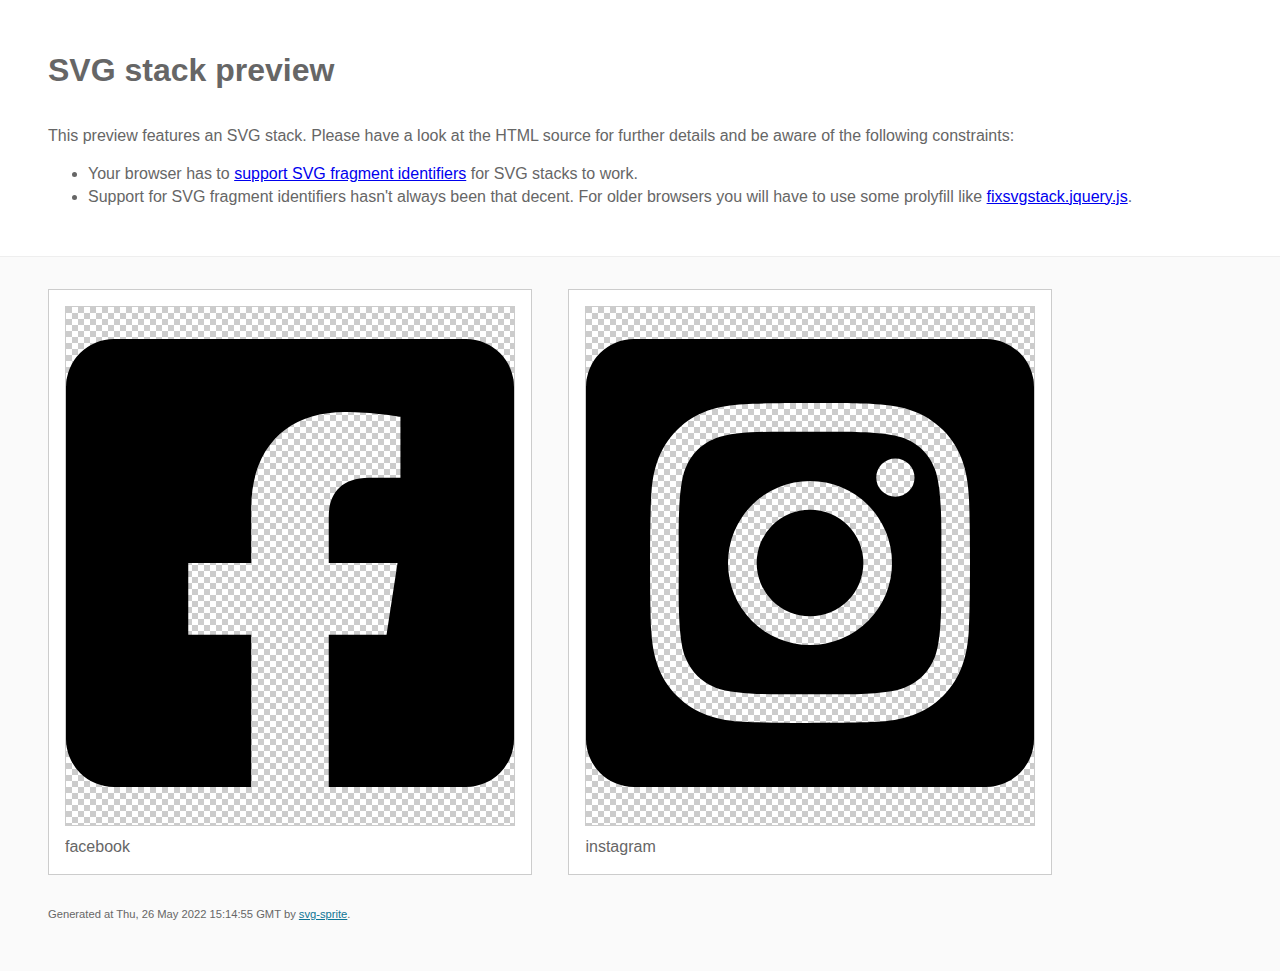
<file: img/stack/sprite.stack.html>
<!DOCTYPE html>
<html lang="en" xmlns="http://www.w3.org/1999/xhtml">
	<head>
		<meta charset="utf-8"/>
		<meta http-equiv="X-UA-Compatible" content="IE=Edge"/>
		<title>SVG stack preview | svg-sprite</title>
		<style>@charset "UTF-8";body{padding:0;margin:0;color:#666;background:#fafafa;font-family:Arial,Helvetica,sans-serif;font-size:1em;line-height:1.4}header{display:block;padding:3em 3em 2em 3em;background-color:#fff}header p{margin:2em 0 0 0}section{border-top:1px solid #eee;padding:2em 3em 0 3em}section ul{margin:0;padding:0}section li{display:inline;display:inline-block;background-color:#fff;position:relative;margin:0 2em 2em 0;vertical-align:top;border:1px solid #ccc;padding:1em 1em 3em 1em;cursor:default}.icon-box{margin:0;width:144px;height:144px;position:relative;background:#ccc url("[data-uri]") top left repeat;border:1px solid #ccc;display:table-cell;vertical-align:middle;text-align:center}.icon{display:inline;display:inline-block}h1{margin-top:0}h2{margin:0;padding:0;font-size:1em;font-weight:normal;white-space:nowrap;overflow:hidden;text-overflow:ellipsis;position:absolute;left:1em;right:1em;bottom:1em}footer{display:block;margin:0;padding:0 3em 3em 3em}footer p{margin:0;font-size:.7em}footer a{color:#0f7595;margin-left:0}</style>

<!--

Sprite shape dimensions
====================================================================================================
You will need to set the sprite shape dimensions via CSS when you use them as stack SVGs, otherwise
they would become a huge 100% in size. You may use the following dimension classes for doing so.
They might well be outsourced to an external stylesheet of course.

-->

<style type="text/css">
	.svg-facebook-dims { width: 448px; height: 512px; }
	.svg-instagram-dims { width: 448px; height: 512px; }
</style>

<!--
====================================================================================================
-->

	</head>
	<body>
		<header>
			<h1>SVG stack preview</h1>
			<p>This preview features an SVG stack. Please have a look at the HTML source for further details and be aware of the following constraints:</p>
			<ul>
				<li>Your browser has to <a href="http://caniuse.com/#feat=svg-fragment" target="_blank" rel="noopener noreferrer">support SVG fragment identifiers</a> for SVG stacks to work.</li>
				<li>Support for SVG fragment identifiers hasn't always been that decent. For older browsers you will have to use some prolyfill like <a href="https://github.com/preciousforever/SVG-Stacker/blob/master/fixsvgstack.jquery.js" target="_blank" rel="noopener noreferrer">fixsvgstack.jquery.js</a>.</li>
			</ul>
		</header>
		<section>

<!--

SVG stack
====================================================================================================
These SVG images make use of fragment identifiers (IDs) to reference certain portions of the
external sprite. By default, all shapes inside the sprite are hidden by CSS. The `:target` pseudo
selector is used to show the very shape that is referenced by the fragment identifier.

-->

			<ul>

				<li title="facebook">
					<div class="icon-box">

						<!-- facebook -->
						<img src="../icons/icons.svg#facebook" class="svg-facebook-dims" alt="facebook"/>

					</div>
					<h2>facebook</h2>
				</li>
				<li title="instagram">
					<div class="icon-box">

						<!-- instagram -->
						<img src="../icons/icons.svg#instagram" class="svg-instagram-dims" alt="instagram"/>

					</div>
					<h2>instagram</h2>
				</li>
			</ul>

<!--
====================================================================================================
-->

		</section>
		<footer>
			<p>Generated at Thu, 26 May 2022 15:14:55 GMT by <a href="https://github.com/svg-sprite/svg-sprite" target="_blank" rel="noopener noreferrer">svg-sprite</a>.</p>
		</footer>
	</body>
</html>
</file>
<file: css/style.min.css>
@font-face{font-family:swiper-icons;src:url('data:application/font-woff;charset=utf-8;base64, [base64]//wADZ2x5ZgAAAywAAADMAAAD2MHtryVoZWFkAAABbAAAADAAAAA2E2+eoWhoZWEAAAGcAAAAHwAAACQC9gDzaG10eAAAAigAAAAZAAAArgJkABFsb2NhAAAC0AAAAFoAAABaFQAUGG1heHAAAAG8AAAAHwAAACAAcABAbmFtZQAAA/gAAAE5AAACXvFdBwlwb3N0AAAFNAAAAGIAAACE5s74hXjaY2BkYGAAYpf5Hu/j+W2+MnAzMYDAzaX6QjD6/4//Bxj5GA8AuRwMYGkAPywL13jaY2BkYGA88P8Agx4j+/8fQDYfA1AEBWgDAIB2BOoAeNpjYGRgYNBh4GdgYgABEMnIABJzYNADCQAACWgAsQB42mNgYfzCOIGBlYGB0YcxjYGBwR1Kf2WQZGhhYGBiYGVmgAFGBiQQkOaawtDAoMBQxXjg/wEGPcYDDA4wNUA2CCgwsAAAO4EL6gAAeNpj2M0gyAACqxgGNWBkZ2D4/wMA+xkDdgAAAHjaY2BgYGaAYBkGRgYQiAHyGMF8FgYHIM3DwMHABGQrMOgyWDLEM1T9/w8UBfEMgLzE////P/5//f/V/xv+r4eaAAeMbAxwIUYmIMHEgKYAYjUcsDAwsLKxc3BycfPw8jEQA/[base64]/uznmfPFBNODM2K7MTQ45YEAZqGP81AmGGcF3iPqOop0r1SPTaTbVkfUe4HXj97wYE+yNwWYxwWu4v1ugWHgo3S1XdZEVqWM7ET0cfnLGxWfkgR42o2PvWrDMBSFj/IHLaF0zKjRgdiVMwScNRAoWUoH78Y2icB/yIY09An6AH2Bdu/UB+yxopYshQiEvnvu0dURgDt8QeC8PDw7Fpji3fEA4z/PEJ6YOB5hKh4dj3EvXhxPqH/SKUY3rJ7srZ4FZnh1PMAtPhwP6fl2PMJMPDgeQ4rY8YT6Gzao0eAEA409DuggmTnFnOcSCiEiLMgxCiTI6Cq5DZUd3Qmp10vO0LaLTd2cjN4fOumlc7lUYbSQcZFkutRG7g6JKZKy0RmdLY680CDnEJ+UMkpFFe1RN7nxdVpXrC4aTtnaurOnYercZg2YVmLN/d/gczfEimrE/fs/bOuq29Zmn8tloORaXgZgGa78yO9/cnXm2BpaGvq25Dv9S4E9+5SIc9PqupJKhYFSSl47+Qcr1mYNAAAAeNptw0cKwkAAAMDZJA8Q7OUJvkLsPfZ6zFVERPy8qHh2YER+3i/BP83vIBLLySsoKimrqKqpa2hp6+jq6RsYGhmbmJqZSy0sraxtbO3sHRydnEMU4uR6yx7JJXveP7WrDycAAAAAAAH//wACeNpjYGRgYOABYhkgZgJCZgZNBkYGLQZtIJsFLMYAAAw3ALgAeNolizEKgDAQBCchRbC2sFER0YD6qVQiBCv/H9ezGI6Z5XBAw8CBK/m5iQQVauVbXLnOrMZv2oLdKFa8Pjuru2hJzGabmOSLzNMzvutpB3N42mNgZGBg4GKQYzBhYMxJLMlj4GBgAYow/P/PAJJhLM6sSoWKfWCAAwDAjgbRAAB42mNgYGBkAIIbCZo5IPrmUn0hGA0AO8EFTQAA');font-weight:400;font-style:normal}:root{--swiper-theme-color:#007aff}.swiper{margin-left:auto;margin-right:auto;position:relative;overflow:hidden;list-style:none;padding:0;z-index:1}.swiper-vertical>.swiper-wrapper{flex-direction:column}.swiper-wrapper{position:relative;width:100%;height:100%;z-index:1;display:flex;transition-property:transform;box-sizing:content-box}.swiper-android .swiper-slide,.swiper-wrapper{transform:translate3d(0,0,0)}.swiper-pointer-events{touch-action:pan-y}.swiper-pointer-events.swiper-vertical{touch-action:pan-x}.swiper-slide{flex-shrink:0;width:100%;height:100%;position:relative;transition-property:transform}.swiper-slide-invisible-blank{visibility:hidden}.swiper-autoheight,.swiper-autoheight .swiper-slide{height:auto}.swiper-autoheight .swiper-wrapper{align-items:flex-start;transition-property:transform,height}.swiper-backface-hidden .swiper-slide{transform:translateZ(0);-webkit-backface-visibility:hidden;backface-visibility:hidden}.swiper-3d,.swiper-3d.swiper-css-mode .swiper-wrapper{perspective:1200px}.swiper-3d .swiper-cube-shadow,.swiper-3d .swiper-slide,.swiper-3d .swiper-slide-shadow,.swiper-3d .swiper-slide-shadow-bottom,.swiper-3d .swiper-slide-shadow-left,.swiper-3d .swiper-slide-shadow-right,.swiper-3d .swiper-slide-shadow-top,.swiper-3d .swiper-wrapper{transform-style:preserve-3d}.swiper-3d .swiper-slide-shadow,.swiper-3d .swiper-slide-shadow-bottom,.swiper-3d .swiper-slide-shadow-left,.swiper-3d .swiper-slide-shadow-right,.swiper-3d .swiper-slide-shadow-top{position:absolute;left:0;top:0;width:100%;height:100%;pointer-events:none;z-index:10}.swiper-3d .swiper-slide-shadow{background:rgba(0,0,0,.15)}.swiper-3d .swiper-slide-shadow-left{background-image:linear-gradient(to left,rgba(0,0,0,.5),rgba(0,0,0,0))}.swiper-3d .swiper-slide-shadow-right{background-image:linear-gradient(to right,rgba(0,0,0,.5),rgba(0,0,0,0))}.swiper-3d .swiper-slide-shadow-top{background-image:linear-gradient(to top,rgba(0,0,0,.5),rgba(0,0,0,0))}.swiper-3d .swiper-slide-shadow-bottom{background-image:linear-gradient(to bottom,rgba(0,0,0,.5),rgba(0,0,0,0))}.swiper-css-mode>.swiper-wrapper{overflow:auto;scrollbar-width:none;-ms-overflow-style:none}.swiper-css-mode>.swiper-wrapper::-webkit-scrollbar{display:none}.swiper-css-mode>.swiper-wrapper>.swiper-slide{scroll-snap-align:start start}.swiper-horizontal.swiper-css-mode>.swiper-wrapper{scroll-snap-type:x mandatory}.swiper-vertical.swiper-css-mode>.swiper-wrapper{scroll-snap-type:y mandatory}.swiper-centered>.swiper-wrapper::before{content:'';flex-shrink:0;order:9999}.swiper-centered.swiper-horizontal>.swiper-wrapper>.swiper-slide:first-child{margin-inline-start:var(--swiper-centered-offset-before)}.swiper-centered.swiper-horizontal>.swiper-wrapper::before{height:100%;min-height:1px;width:var(--swiper-centered-offset-after)}.swiper-centered.swiper-vertical>.swiper-wrapper>.swiper-slide:first-child{margin-block-start:var(--swiper-centered-offset-before)}.swiper-centered.swiper-vertical>.swiper-wrapper::before{width:100%;min-width:1px;height:var(--swiper-centered-offset-after)}.swiper-centered>.swiper-wrapper>.swiper-slide{scroll-snap-align:center center}.swiper-virtual .swiper-slide{-webkit-backface-visibility:hidden;transform:translateZ(0)}.swiper-virtual.swiper-css-mode .swiper-wrapper::after{content:'';position:absolute;left:0;top:0;pointer-events:none}.swiper-virtual.swiper-css-mode.swiper-horizontal .swiper-wrapper::after{height:1px;width:var(--swiper-virtual-size)}.swiper-virtual.swiper-css-mode.swiper-vertical .swiper-wrapper::after{width:1px;height:var(--swiper-virtual-size)}:root{--swiper-navigation-size:44px}.swiper-button-next,.swiper-button-prev{position:absolute;top:50%;width:calc(var(--swiper-navigation-size)/ 44 * 27);height:var(--swiper-navigation-size);margin-top:calc(0px - (var(--swiper-navigation-size)/ 2));z-index:10;cursor:pointer;display:flex;align-items:center;justify-content:center;color:var(--swiper-navigation-color,var(--swiper-theme-color))}.swiper-button-next.swiper-button-disabled,.swiper-button-prev.swiper-button-disabled{opacity:.35;cursor:auto;pointer-events:none}.swiper-button-next:after,.swiper-button-prev:after{font-family:swiper-icons;font-size:var(--swiper-navigation-size);text-transform:none!important;letter-spacing:0;text-transform:none;font-variant:initial;line-height:1}.swiper-button-prev,.swiper-rtl .swiper-button-next{left:10px;right:auto}.swiper-button-prev:after,.swiper-rtl .swiper-button-next:after{content:'prev'}.swiper-button-next,.swiper-rtl .swiper-button-prev{right:10px;left:auto}.swiper-button-next:after,.swiper-rtl .swiper-button-prev:after{content:'next'}.swiper-button-lock{display:none}.swiper-pagination{position:absolute;text-align:center;transition:.3s opacity;transform:translate3d(0,0,0);z-index:10}.swiper-pagination.swiper-pagination-hidden{opacity:0}.swiper-horizontal>.swiper-pagination-bullets,.swiper-pagination-bullets.swiper-pagination-horizontal,.swiper-pagination-custom,.swiper-pagination-fraction{bottom:10px;left:0;width:100%}.swiper-pagination-bullets-dynamic{overflow:hidden;font-size:0}.swiper-pagination-bullets-dynamic .swiper-pagination-bullet{transform:scale(.33);position:relative}.swiper-pagination-bullets-dynamic .swiper-pagination-bullet-active{transform:scale(1)}.swiper-pagination-bullets-dynamic .swiper-pagination-bullet-active-main{transform:scale(1)}.swiper-pagination-bullets-dynamic .swiper-pagination-bullet-active-prev{transform:scale(.66)}.swiper-pagination-bullets-dynamic .swiper-pagination-bullet-active-prev-prev{transform:scale(.33)}.swiper-pagination-bullets-dynamic .swiper-pagination-bullet-active-next{transform:scale(.66)}.swiper-pagination-bullets-dynamic .swiper-pagination-bullet-active-next-next{transform:scale(.33)}.swiper-pagination-bullet{width:var(--swiper-pagination-bullet-width,var(--swiper-pagination-bullet-size,8px));height:var(--swiper-pagination-bullet-height,var(--swiper-pagination-bullet-size,8px));display:inline-block;border-radius:50%;background:var(--swiper-pagination-bullet-inactive-color,#000);opacity:var(--swiper-pagination-bullet-inactive-opacity,.2)}button.swiper-pagination-bullet{border:none;margin:0;padding:0;box-shadow:none;-webkit-appearance:none;appearance:none}.swiper-pagination-clickable .swiper-pagination-bullet{cursor:pointer}.swiper-pagination-bullet:only-child{display:none!important}.swiper-pagination-bullet-active{opacity:var(--swiper-pagination-bullet-opacity,1);background:var(--swiper-pagination-color,var(--swiper-theme-color))}.swiper-pagination-vertical.swiper-pagination-bullets,.swiper-vertical>.swiper-pagination-bullets{right:10px;top:50%;transform:translate3d(0,-50%,0)}.swiper-pagination-vertical.swiper-pagination-bullets .swiper-pagination-bullet,.swiper-vertical>.swiper-pagination-bullets .swiper-pagination-bullet{margin:var(--swiper-pagination-bullet-vertical-gap,6px) 0;display:block}.swiper-pagination-vertical.swiper-pagination-bullets.swiper-pagination-bullets-dynamic,.swiper-vertical>.swiper-pagination-bullets.swiper-pagination-bullets-dynamic{top:50%;transform:translateY(-50%);width:8px}.swiper-pagination-vertical.swiper-pagination-bullets.swiper-pagination-bullets-dynamic .swiper-pagination-bullet,.swiper-vertical>.swiper-pagination-bullets.swiper-pagination-bullets-dynamic .swiper-pagination-bullet{display:inline-block;transition:.2s transform,.2s top}.swiper-horizontal>.swiper-pagination-bullets .swiper-pagination-bullet,.swiper-pagination-horizontal.swiper-pagination-bullets .swiper-pagination-bullet{margin:0 var(--swiper-pagination-bullet-horizontal-gap,4px)}.swiper-horizontal>.swiper-pagination-bullets.swiper-pagination-bullets-dynamic,.swiper-pagination-horizontal.swiper-pagination-bullets.swiper-pagination-bullets-dynamic{left:50%;transform:translateX(-50%);white-space:nowrap}.swiper-horizontal>.swiper-pagination-bullets.swiper-pagination-bullets-dynamic .swiper-pagination-bullet,.swiper-pagination-horizontal.swiper-pagination-bullets.swiper-pagination-bullets-dynamic .swiper-pagination-bullet{transition:.2s transform,.2s left}.swiper-horizontal.swiper-rtl>.swiper-pagination-bullets-dynamic .swiper-pagination-bullet{transition:.2s transform,.2s right}.swiper-pagination-progressbar{background:rgba(0,0,0,.25);position:absolute}.swiper-pagination-progressbar .swiper-pagination-progressbar-fill{background:var(--swiper-pagination-color,var(--swiper-theme-color));position:absolute;left:0;top:0;width:100%;height:100%;transform:scale(0);transform-origin:left top}.swiper-rtl .swiper-pagination-progressbar .swiper-pagination-progressbar-fill{transform-origin:right top}.swiper-horizontal>.swiper-pagination-progressbar,.swiper-pagination-progressbar.swiper-pagination-horizontal,.swiper-pagination-progressbar.swiper-pagination-vertical.swiper-pagination-progressbar-opposite,.swiper-vertical>.swiper-pagination-progressbar.swiper-pagination-progressbar-opposite{width:100%;height:4px;left:0;top:0}.swiper-horizontal>.swiper-pagination-progressbar.swiper-pagination-progressbar-opposite,.swiper-pagination-progressbar.swiper-pagination-horizontal.swiper-pagination-progressbar-opposite,.swiper-pagination-progressbar.swiper-pagination-vertical,.swiper-vertical>.swiper-pagination-progressbar{width:4px;height:100%;left:0;top:0}.swiper-pagination-lock{display:none}.swiper-scrollbar{border-radius:10px;position:relative;-ms-touch-action:none;background:rgba(0,0,0,.1)}.swiper-horizontal>.swiper-scrollbar{position:absolute;left:1%;bottom:3px;z-index:50;height:5px;width:98%}.swiper-vertical>.swiper-scrollbar{position:absolute;right:3px;top:1%;z-index:50;width:5px;height:98%}.swiper-scrollbar-drag{height:100%;width:100%;position:relative;background:rgba(0,0,0,.5);border-radius:10px;left:0;top:0}.swiper-scrollbar-cursor-drag{cursor:move}.swiper-scrollbar-lock{display:none}.swiper-zoom-container{width:100%;height:100%;display:flex;justify-content:center;align-items:center;text-align:center}.swiper-zoom-container>canvas,.swiper-zoom-container>img,.swiper-zoom-container>svg{max-width:100%;max-height:100%;object-fit:contain}.swiper-slide-zoomed{cursor:move}.swiper-lazy-preloader{width:42px;height:42px;position:absolute;left:50%;top:50%;margin-left:-21px;margin-top:-21px;z-index:10;transform-origin:50%;box-sizing:border-box;border:4px solid var(--swiper-preloader-color,var(--swiper-theme-color));border-radius:50%;border-top-color:transparent}.swiper-watch-progress .swiper-slide-visible .swiper-lazy-preloader,.swiper:not(.swiper-watch-progress) .swiper-lazy-preloader{animation:swiper-preloader-spin 1s infinite linear}.swiper-lazy-preloader-white{--swiper-preloader-color:#fff}.swiper-lazy-preloader-black{--swiper-preloader-color:#000}@keyframes swiper-preloader-spin{0%{transform:rotate(0)}100%{transform:rotate(360deg)}}.swiper .swiper-notification{position:absolute;left:0;top:0;pointer-events:none;opacity:0;z-index:-1000}.swiper-free-mode>.swiper-wrapper{transition-timing-function:ease-out;margin:0 auto}.swiper-grid>.swiper-wrapper{flex-wrap:wrap}.swiper-grid-column>.swiper-wrapper{flex-wrap:wrap;flex-direction:column}.swiper-fade.swiper-free-mode .swiper-slide{transition-timing-function:ease-out}.swiper-fade .swiper-slide{pointer-events:none;transition-property:opacity}.swiper-fade .swiper-slide .swiper-slide{pointer-events:none}.swiper-fade .swiper-slide-active,.swiper-fade .swiper-slide-active .swiper-slide-active{pointer-events:auto}.swiper-cube{overflow:visible}.swiper-cube .swiper-slide{pointer-events:none;-webkit-backface-visibility:hidden;backface-visibility:hidden;z-index:1;visibility:hidden;transform-origin:0 0;width:100%;height:100%}.swiper-cube .swiper-slide .swiper-slide{pointer-events:none}.swiper-cube.swiper-rtl .swiper-slide{transform-origin:100% 0}.swiper-cube .swiper-slide-active,.swiper-cube .swiper-slide-active .swiper-slide-active{pointer-events:auto}.swiper-cube .swiper-slide-active,.swiper-cube .swiper-slide-next,.swiper-cube .swiper-slide-next+.swiper-slide,.swiper-cube .swiper-slide-prev{pointer-events:auto;visibility:visible}.swiper-cube .swiper-slide-shadow-bottom,.swiper-cube .swiper-slide-shadow-left,.swiper-cube .swiper-slide-shadow-right,.swiper-cube .swiper-slide-shadow-top{z-index:0;-webkit-backface-visibility:hidden;backface-visibility:hidden}.swiper-cube .swiper-cube-shadow{position:absolute;left:0;bottom:0;width:100%;height:100%;opacity:.6;z-index:0}.swiper-cube .swiper-cube-shadow:before{content:'';background:#000;position:absolute;left:0;top:0;bottom:0;right:0;filter:blur(50px)}.swiper-flip{overflow:visible}.swiper-flip .swiper-slide{pointer-events:none;-webkit-backface-visibility:hidden;backface-visibility:hidden;z-index:1}.swiper-flip .swiper-slide .swiper-slide{pointer-events:none}.swiper-flip .swiper-slide-active,.swiper-flip .swiper-slide-active .swiper-slide-active{pointer-events:auto}.swiper-flip .swiper-slide-shadow-bottom,.swiper-flip .swiper-slide-shadow-left,.swiper-flip .swiper-slide-shadow-right,.swiper-flip .swiper-slide-shadow-top{z-index:0;-webkit-backface-visibility:hidden;backface-visibility:hidden}.swiper-creative .swiper-slide{-webkit-backface-visibility:hidden;backface-visibility:hidden;overflow:hidden;transition-property:transform,opacity,height}.swiper-cards{overflow:visible}.swiper-cards .swiper-slide{transform-origin:center bottom;-webkit-backface-visibility:hidden;backface-visibility:hidden;overflow:hidden}.air-datepicker-cell.-day-.-other-month-,.air-datepicker-cell.-year-.-other-decade-{color:var(--adp-color-other-month)}.air-datepicker-cell.-day-.-other-month-:hover,.air-datepicker-cell.-year-.-other-decade-:hover{color:var(--adp-color-other-month-hover)}.-disabled-.-focus-.air-datepicker-cell.-day-.-other-month-,.-disabled-.-focus-.air-datepicker-cell.-year-.-other-decade-{color:var(--adp-color-other-month)}.-selected-.air-datepicker-cell.-day-.-other-month-,.-selected-.air-datepicker-cell.-year-.-other-decade-{color:#fff;background:var(--adp-background-color-selected-other-month)}.-selected-.-focus-.air-datepicker-cell.-day-.-other-month-,.-selected-.-focus-.air-datepicker-cell.-year-.-other-decade-{background:var(--adp-background-color-selected-other-month-focused)}.-in-range-.air-datepicker-cell.-day-.-other-month-,.-in-range-.air-datepicker-cell.-year-.-other-decade-{background-color:var(--adp-background-color-in-range);color:var(--adp-color)}.-in-range-.-focus-.air-datepicker-cell.-day-.-other-month-,.-in-range-.-focus-.air-datepicker-cell.-year-.-other-decade-{background-color:var(--adp-background-color-in-range-focused)}.air-datepicker-cell.-day-.-other-month-:empty,.air-datepicker-cell.-year-.-other-decade-:empty{background:0 0;border:none}.air-datepicker-cell{border-radius:var(--adp-cell-border-radius);box-sizing:border-box;cursor:pointer;display:flex;position:relative;align-items:center;justify-content:center;z-index:1}.air-datepicker-cell.-focus-{background:var(--adp-background-color-hover)}.air-datepicker-cell.-current-{color:var(--adp-color-current-date)}.air-datepicker-cell.-current-.-focus-{color:var(--adp-color)}.air-datepicker-cell.-current-.-in-range-{color:var(--adp-color-current-date)}.air-datepicker-cell.-disabled-{cursor:default;color:var(--adp-color-disabled)}.air-datepicker-cell.-disabled-.-focus-{color:var(--adp-color-disabled)}.air-datepicker-cell.-disabled-.-in-range-{color:var(--adp-color-disabled-in-range)}.air-datepicker-cell.-disabled-.-current-.-focus-{color:var(--adp-color-disabled)}.air-datepicker-cell.-in-range-{background:var(--adp-cell-background-color-in-range);border-radius:0}.air-datepicker-cell.-in-range-:hover{background:var(--adp-cell-background-color-in-range-hover)}.air-datepicker-cell.-range-from-{border:1px solid var(--adp-cell-border-color-in-range);background-color:var(--adp-cell-background-color-in-range);border-radius:var(--adp-cell-border-radius) 0 0 var(--adp-cell-border-radius)}.air-datepicker-cell.-range-to-{border:1px solid var(--adp-cell-border-color-in-range);background-color:var(--adp-cell-background-color-in-range);border-radius:0 var(--adp-cell-border-radius) var(--adp-cell-border-radius) 0}.air-datepicker-cell.-range-to-.-range-from-{border-radius:var(--adp-cell-border-radius)}.air-datepicker-cell.-selected-{color:#fff;border:none;background:var(--adp-cell-background-color-selected)}.air-datepicker-cell.-selected-.-current-{color:#fff;background:var(--adp-cell-background-color-selected)}.air-datepicker-cell.-selected-.-focus-{background:var(--adp-cell-background-color-selected-hover)}.air-datepicker-body{transition:all var(--adp-transition-duration) var(--adp-transition-ease)}.air-datepicker-body.-hidden-{display:none}.air-datepicker-body--day-names{display:grid;grid-template-columns:repeat(7,var(--adp-day-cell-width));margin:8px 0 3px}.air-datepicker-body--day-name{color:var(--adp-day-name-color);display:flex;align-items:center;justify-content:center;flex:1;text-align:center;text-transform:uppercase;font-size:.8em}.air-datepicker-body--cells{display:grid}.air-datepicker-body--cells.-days-{grid-template-columns:repeat(7,var(--adp-day-cell-width));grid-auto-rows:var(--adp-day-cell-height)}.air-datepicker-body--cells.-months-{grid-template-columns:repeat(3,1fr);grid-auto-rows:var(--adp-month-cell-height)}.air-datepicker-body--cells.-years-{grid-template-columns:repeat(4,1fr);grid-auto-rows:var(--adp-year-cell-height)}.air-datepicker-nav{display:flex;justify-content:space-between;border-bottom:1px solid var(--adp-border-color-inner);min-height:var(--adp-nav-height);padding:var(--adp-padding);box-sizing:content-box}.-only-timepicker- .air-datepicker-nav{display:none}.air-datepicker-nav--action,.air-datepicker-nav--title{display:flex;cursor:pointer;align-items:center;justify-content:center}.air-datepicker-nav--action{width:var(--adp-nav-action-size);border-radius:var(--adp-border-radius);-webkit-user-select:none;-moz-user-select:none;user-select:none}.air-datepicker-nav--action:hover{background:var(--adp-background-color-hover)}.air-datepicker-nav--action:active{background:var(--adp-background-color-active)}.air-datepicker-nav--action.-disabled-{visibility:hidden}.air-datepicker-nav--action svg{width:32px;height:32px}.air-datepicker-nav--action path{fill:none;stroke:var(--adp-nav-arrow-color);stroke-width:2px}.air-datepicker-nav--title{border-radius:var(--adp-border-radius);padding:0 8px}.air-datepicker-nav--title i{font-style:normal;color:var(--adp-nav-color-secondary);margin-left:.3em}.air-datepicker-nav--title:hover{background:var(--adp-background-color-hover)}.air-datepicker-nav--title:active{background:var(--adp-background-color-active)}.air-datepicker-nav--title.-disabled-{cursor:default;background:0 0}.air-datepicker-buttons{display:grid;grid-auto-columns:1fr;grid-auto-flow:column}.air-datepicker-button{display:inline-flex;color:var(--adp-btn-color);border-radius:var(--adp-btn-border-radius);cursor:pointer;height:var(--adp-btn-height);border:none;background:rgba(255,255,255,0)}.air-datepicker-button:hover{color:var(--adp-btn-color-hover);background:var(--adp-btn-background-color-hover)}.air-datepicker-button:focus{color:var(--adp-btn-color-hover);background:var(--adp-btn-background-color-hover);outline:0}.air-datepicker-button:active{background:var(--adp-btn-background-color-active)}.air-datepicker-button span{outline:0;display:flex;align-items:center;justify-content:center;width:100%;height:100%}.air-datepicker-time{display:grid;grid-template-columns:-webkit-max-content 1fr;grid-template-columns:max-content 1fr;grid-column-gap:12px;align-items:center;position:relative;padding:0 var(--adp-time-padding-inner)}.-only-timepicker- .air-datepicker-time{border-top:none}.air-datepicker-time--current{display:flex;align-items:center;flex:1;font-size:14px;text-align:center}.air-datepicker-time--current-colon{margin:0 2px 3px;line-height:1}.air-datepicker-time--current-hours,.air-datepicker-time--current-minutes{line-height:1;font-size:19px;font-family:"Century Gothic",CenturyGothic,AppleGothic,sans-serif;position:relative;z-index:1}.air-datepicker-time--current-hours:after,.air-datepicker-time--current-minutes:after{content:'';background:var(--adp-background-color-hover);border-radius:var(--adp-border-radius);position:absolute;left:-2px;top:-3px;right:-2px;bottom:-2px;z-index:-1;opacity:0}.air-datepicker-time--current-hours.-focus-:after,.air-datepicker-time--current-minutes.-focus-:after{opacity:1}.air-datepicker-time--current-ampm{text-transform:uppercase;align-self:flex-end;color:var(--adp-time-day-period-color);margin-left:6px;font-size:11px;margin-bottom:1px}.air-datepicker-time--row{display:flex;align-items:center;font-size:11px;height:17px;background:linear-gradient(to right,var(--adp-time-track-color),var(--adp-time-track-color)) left 50%/100% var(--adp-time-track-height) no-repeat}.air-datepicker-time--row:first-child{margin-bottom:4px}.air-datepicker-time--row input[type=range]{background:0 0;cursor:pointer;flex:1;height:100%;padding:0;margin:0;-webkit-appearance:none}.air-datepicker-time--row input[type=range]::-webkit-slider-thumb{-webkit-appearance:none}.air-datepicker-time--row input[type=range]::-ms-tooltip{display:none}.air-datepicker-time--row input[type=range]:hover::-webkit-slider-thumb{border-color:var(--adp-time-track-color-hover)}.air-datepicker-time--row input[type=range]:hover::-moz-range-thumb{border-color:var(--adp-time-track-color-hover)}.air-datepicker-time--row input[type=range]:hover::-ms-thumb{border-color:var(--adp-time-track-color-hover)}.air-datepicker-time--row input[type=range]:focus{outline:0}.air-datepicker-time--row input[type=range]:focus::-webkit-slider-thumb{background:var(--adp-cell-background-color-selected);border-color:var(--adp-cell-background-color-selected)}.air-datepicker-time--row input[type=range]:focus::-moz-range-thumb{background:var(--adp-cell-background-color-selected);border-color:var(--adp-cell-background-color-selected)}.air-datepicker-time--row input[type=range]:focus::-ms-thumb{background:var(--adp-cell-background-color-selected);border-color:var(--adp-cell-background-color-selected)}.air-datepicker-time--row input[type=range]::-webkit-slider-thumb{box-sizing:border-box;height:12px;width:12px;border-radius:3px;border:1px solid var(--adp-time-track-color);background:#fff;cursor:pointer;-webkit-transition:background var(--adp-transition-duration);transition:background var(--adp-transition-duration)}.air-datepicker-time--row input[type=range]::-moz-range-thumb{box-sizing:border-box;height:12px;width:12px;border-radius:3px;border:1px solid var(--adp-time-track-color);background:#fff;cursor:pointer;-moz-transition:background var(--adp-transition-duration);transition:background var(--adp-transition-duration)}.air-datepicker-time--row input[type=range]::-ms-thumb{box-sizing:border-box;height:12px;width:12px;border-radius:3px;border:1px solid var(--adp-time-track-color);background:#fff;cursor:pointer;-ms-transition:background var(--adp-transition-duration);transition:background var(--adp-transition-duration)}.air-datepicker-time--row input[type=range]::-webkit-slider-thumb{margin-top:calc(var(--adp-time-thumb-size)/ 2 * -1)}.air-datepicker-time--row input[type=range]::-webkit-slider-runnable-track{border:none;height:var(--adp-time-track-height);cursor:pointer;color:transparent;background:0 0}.air-datepicker-time--row input[type=range]::-moz-range-track{border:none;height:var(--adp-time-track-height);cursor:pointer;color:transparent;background:0 0}.air-datepicker-time--row input[type=range]::-ms-track{border:none;height:var(--adp-time-track-height);cursor:pointer;color:transparent;background:0 0}.air-datepicker-time--row input[type=range]::-ms-fill-lower{background:0 0}.air-datepicker-time--row input[type=range]::-ms-fill-upper{background:0 0}.air-datepicker{--adp-font-family:-apple-system,BlinkMacSystemFont,"Segoe UI",Roboto,Helvetica,Arial,sans-serif,"Apple Color Emoji","Segoe UI Emoji","Segoe UI Symbol";--adp-font-size:14px;--adp-width:246px;--adp-z-index:100;--adp-padding:4px;--adp-grid-areas:'nav' 'body' 'timepicker' 'buttons';--adp-transition-duration:.3s;--adp-transition-ease:ease-out;--adp-transition-offset:8px;--adp-background-color:#fff;--adp-background-color-hover:#f0f0f0;--adp-background-color-active:#eaeaea;--adp-background-color-in-range:rgba(92, 196, 239, .1);--adp-background-color-in-range-focused:rgba(92, 196, 239, .2);--adp-background-color-selected-other-month-focused:#8ad5f4;--adp-background-color-selected-other-month:#a2ddf6;--adp-color:#4a4a4a;--adp-color-secondary:#9c9c9c;--adp-accent-color:#4eb5e6;--adp-color-current-date:var(--adp-accent-color);--adp-color-other-month:#dedede;--adp-color-disabled:#aeaeae;--adp-color-disabled-in-range:#939393;--adp-color-other-month-hover:#c5c5c5;--adp-border-color:#dbdbdb;--adp-border-color-inner:#efefef;--adp-border-radius:4px;--adp-border-color-inline:#d7d7d7;--adp-nav-height:32px;--adp-nav-arrow-color:var(--adp-color-secondary);--adp-nav-action-size:32px;--adp-nav-color-secondary:var(--adp-color-secondary);--adp-day-name-color:#ff9a19;--adp-day-cell-width:1fr;--adp-day-cell-height:32px;--adp-month-cell-height:42px;--adp-year-cell-height:56px;--adp-pointer-size:10px;--adp-poiner-border-radius:2px;--adp-pointer-offset:14px;--adp-cell-border-radius:4px;--adp-cell-background-color-selected:#5cc4ef;--adp-cell-background-color-selected-hover:#45bced;--adp-cell-background-color-in-range:rgba(92, 196, 239, 0.1);--adp-cell-background-color-in-range-hover:rgba(92, 196, 239, 0.2);--adp-cell-border-color-in-range:var(--adp-cell-background-color-selected);--adp-btn-height:32px;--adp-btn-color:var(--adp-accent-color);--adp-btn-color-hover:var(--adp-color);--adp-btn-border-radius:var(--adp-border-radius);--adp-btn-background-color-hover:var(--adp-background-color-hover);--adp-btn-background-color-active:var(--adp-background-color-active);--adp-time-track-height:1px;--adp-time-track-color:#dedede;--adp-time-track-color-hover:#b1b1b1;--adp-time-thumb-size:12px;--adp-time-padding-inner:10px;--adp-time-day-period-color:var(--adp-color-secondary);--adp-mobile-font-size:16px;--adp-mobile-nav-height:40px;--adp-mobile-width:320px;--adp-mobile-day-cell-height:38px;--adp-mobile-month-cell-height:48px;--adp-mobile-year-cell-height:64px}.air-datepicker-overlay{--adp-overlay-background-color:rgba(0, 0, 0, .3);--adp-overlay-transition-duration:.3s;--adp-overlay-transition-ease:ease-out;--adp-overlay-z-index:99}.air-datepicker{background:var(--adp-background-color);border:1px solid var(--adp-border-color);box-shadow:0 4px 12px rgba(0,0,0,.15);border-radius:var(--adp-border-radius);box-sizing:content-box;display:grid;grid-template-columns:1fr;grid-template-rows:repeat(4,-webkit-max-content);grid-template-rows:repeat(4,max-content);grid-template-areas:var(--adp-grid-areas);font-family:var(--adp-font-family),sans-serif;font-size:var(--adp-font-size);color:var(--adp-color);width:var(--adp-width);position:absolute;transition:opacity var(--adp-transition-duration) var(--adp-transition-ease),transform var(--adp-transition-duration) var(--adp-transition-ease);z-index:var(--adp-z-index)}.air-datepicker:not(.-custom-position-){opacity:0}.air-datepicker.-from-top-{transform:translateY(calc(var(--adp-transition-offset) * -1))}.air-datepicker.-from-right-{transform:translateX(var(--adp-transition-offset))}.air-datepicker.-from-bottom-{transform:translateY(var(--adp-transition-offset))}.air-datepicker.-from-left-{transform:translateX(calc(var(--adp-transition-offset) * -1))}.air-datepicker.-active-:not(.-custom-position-){transform:translate(0,0);opacity:1}.air-datepicker.-active-.-custom-position-{transition:none}.air-datepicker.-inline-{border-color:var(--adp-border-color-inline);box-shadow:none;position:static;left:auto;right:auto;opacity:1;transform:none}.air-datepicker.-inline- .air-datepicker--pointer{display:none}.air-datepicker.-is-mobile-{--adp-font-size:var(--adp-mobile-font-size);--adp-day-cell-height:var(--adp-mobile-day-cell-height);--adp-month-cell-height:var(--adp-mobile-month-cell-height);--adp-year-cell-height:var(--adp-mobile-year-cell-height);--adp-nav-height:var(--adp-mobile-nav-height);--adp-nav-action-size:var(--adp-mobile-nav-height);position:fixed;width:var(--adp-mobile-width);border:none}.air-datepicker.-is-mobile- *{-webkit-tap-highlight-color:transparent}.air-datepicker.-is-mobile- .air-datepicker--pointer{display:none}.air-datepicker.-is-mobile-:not(.-custom-position-){transform:translate(-50%,calc(-50% + var(--adp-transition-offset)))}.air-datepicker.-is-mobile-.-active-:not(.-custom-position-){transform:translate(-50%,-50%)}.air-datepicker.-custom-position-{transition:none}.air-datepicker-global-container{position:absolute;left:0;top:0}.air-datepicker--pointer{--pointer-half-size:calc(var(--adp-pointer-size) / 2);position:absolute;width:var(--adp-pointer-size);height:var(--adp-pointer-size);z-index:-1}.air-datepicker--pointer:after{content:'';position:absolute;background:#fff;border-top:1px solid var(--adp-border-color-inline);border-right:1px solid var(--adp-border-color-inline);border-top-right-radius:var(--adp-poiner-border-radius);width:var(--adp-pointer-size);height:var(--adp-pointer-size);box-sizing:border-box}.-top-center- .air-datepicker--pointer,.-top-left- .air-datepicker--pointer,.-top-right- .air-datepicker--pointer,[data-popper-placement^=top] .air-datepicker--pointer{top:calc(100% - var(--pointer-half-size) + 1px)}.-top-center- .air-datepicker--pointer:after,.-top-left- .air-datepicker--pointer:after,.-top-right- .air-datepicker--pointer:after,[data-popper-placement^=top] .air-datepicker--pointer:after{transform:rotate(135deg)}.-right-bottom- .air-datepicker--pointer,.-right-center- .air-datepicker--pointer,.-right-top- .air-datepicker--pointer,[data-popper-placement^=right] .air-datepicker--pointer{right:calc(100% - var(--pointer-half-size) + 1px)}.-right-bottom- .air-datepicker--pointer:after,.-right-center- .air-datepicker--pointer:after,.-right-top- .air-datepicker--pointer:after,[data-popper-placement^=right] .air-datepicker--pointer:after{transform:rotate(225deg)}.-bottom-center- .air-datepicker--pointer,.-bottom-left- .air-datepicker--pointer,.-bottom-right- .air-datepicker--pointer,[data-popper-placement^=bottom] .air-datepicker--pointer{bottom:calc(100% - var(--pointer-half-size) + 1px)}.-bottom-center- .air-datepicker--pointer:after,.-bottom-left- .air-datepicker--pointer:after,.-bottom-right- .air-datepicker--pointer:after,[data-popper-placement^=bottom] .air-datepicker--pointer:after{transform:rotate(315deg)}.-left-bottom- .air-datepicker--pointer,.-left-center- .air-datepicker--pointer,.-left-top- .air-datepicker--pointer,[data-popper-placement^=left] .air-datepicker--pointer{left:calc(100% - var(--pointer-half-size) + 1px)}.-left-bottom- .air-datepicker--pointer:after,.-left-center- .air-datepicker--pointer:after,.-left-top- .air-datepicker--pointer:after,[data-popper-placement^=left] .air-datepicker--pointer:after{transform:rotate(45deg)}.-bottom-left- .air-datepicker--pointer,.-top-left- .air-datepicker--pointer{left:var(--adp-pointer-offset)}.-bottom-right- .air-datepicker--pointer,.-top-right- .air-datepicker--pointer{right:var(--adp-pointer-offset)}.-bottom-center- .air-datepicker--pointer,.-top-center- .air-datepicker--pointer{left:calc(50% - var(--adp-pointer-size)/ 2)}.-left-top- .air-datepicker--pointer,.-right-top- .air-datepicker--pointer{top:var(--adp-pointer-offset)}.-left-bottom- .air-datepicker--pointer,.-right-bottom- .air-datepicker--pointer{bottom:var(--adp-pointer-offset)}.-left-center- .air-datepicker--pointer,.-right-center- .air-datepicker--pointer{top:calc(50% - var(--adp-pointer-size)/ 2)}.air-datepicker--navigation{grid-area:nav}.air-datepicker--content{box-sizing:content-box;padding:var(--adp-padding);grid-area:body}.-only-timepicker- .air-datepicker--content{display:none}.air-datepicker--time{grid-area:timepicker}.air-datepicker--buttons{grid-area:buttons}.air-datepicker--buttons,.air-datepicker--time{padding:var(--adp-padding);border-top:1px solid var(--adp-border-color-inner)}.air-datepicker-overlay{position:fixed;background:var(--adp-overlay-background-color);left:0;top:0;width:0;height:0;opacity:0;transition:opacity var(--adp-overlay-transition-duration) var(--adp-overlay-transition-ease),left 0s,height 0s,width 0s;transition-delay:0s,var(--adp-overlay-transition-duration),var(--adp-overlay-transition-duration),var(--adp-overlay-transition-duration);z-index:var(--adp-overlay-z-index)}.air-datepicker-overlay.-active-{opacity:1;width:100%;height:100%;transition:opacity var(--adp-overlay-transition-duration) var(--adp-overlay-transition-ease),height 0s,width 0s}.advantage-slider .card-advantage__img,.content-price .list .item__img,.content-price .list .item__title-img,.header__container .logo__img,.header__container .logo__title,.price-title__img,.section-about .about-block .about-block__img,.section-home .heading__img{position:relative}.advantage-slider .card-advantage__img img,.content-price .list .item__img img,.content-price .list .item__title-img img,.header__container .logo__img img,.header__container .logo__title img,.price-title__img img,.section-about .about-block .about-block__img img,.section-home .heading__img img{position:absolute;top:0;left:0;width:100%;height:100%;-o-object-fit:contain;object-fit:contain}body .button{background-size:400%!important;background:rgba(54,60,69,.7254901961);background:-webkit-gradient(linear,right top,left top,from(rgba(54,60,69,.7254901961)),color-stop(rgba(54,60,69,.7254901961)),color-stop(#9fdef0),to(#9fdef0));background:-o-linear-gradient(right,rgba(54,60,69,.7254901961),rgba(54,60,69,.7254901961),#9fdef0,#9fdef0);background:linear-gradient(to left,rgba(54,60,69,.7254901961),rgba(54,60,69,.7254901961),#9fdef0,#9fdef0)}body._lock{overflow:hidden}main{padding-top:80px}.col-2{width:50%}.fl-r-c{display:-webkit-box;display:-ms-flexbox;display:flex;-webkit-box-orient:horizontal;-webkit-box-direction:normal;-ms-flex-direction:row;flex-direction:row;-webkit-box-pack:center;-ms-flex-pack:center;justify-content:center;-webkit-box-align:center;-ms-flex-align:center;align-items:center}.fl-r-s{display:-webkit-box;display:-ms-flexbox;display:flex;-webkit-box-orient:horizontal;-webkit-box-direction:normal;-ms-flex-direction:row;flex-direction:row;-webkit-box-pack:start;-ms-flex-pack:start;justify-content:flex-start;-webkit-box-align:center;-ms-flex-align:center;align-items:center}.fl-r-b{display:-webkit-box;display:-ms-flexbox;display:flex;-webkit-box-pack:justify;-ms-flex-pack:justify;justify-content:space-between;-webkit-box-align:center;-ms-flex-align:center;align-items:center}.fl-c-c{display:-webkit-box;display:-ms-flexbox;display:flex;-webkit-box-orient:vertical;-webkit-box-direction:normal;-ms-flex-direction:column;flex-direction:column;-webkit-box-pack:center;-ms-flex-pack:center;justify-content:center;-webkit-box-align:center;-ms-flex-align:center;align-items:center}.fl-c-b{display:-webkit-box;display:-ms-flexbox;display:flex;-webkit-box-orient:vertical;-webkit-box-direction:normal;-ms-flex-direction:column;flex-direction:column;-webkit-box-pack:justify;-ms-flex-pack:justify;justify-content:space-between;-webkit-box-align:center;-ms-flex-align:center;align-items:center}.p-a{position:absolute}.p-r{position:relative}.p-f{position:fixed}.p-s{position:sticky}.link-hover{color:rgba(24,24,24,.7176470588);position:relative;overflow:hidden;-webkit-transition:all .8s ease;-o-transition:all .8s ease;transition:all .8s ease;display:inline-block}.link-hover::after{content:"";position:absolute;width:100%;height:2px;bottom:0;left:-150%;-webkit-transition:all .3s ease-in-out;-o-transition:all .3s ease-in-out;transition:all .3s ease-in-out;background-color:rgba(54,60,69,.7254901961)}.link-hover::before{content:"";position:absolute;width:2px;height:30px;bottom:0;left:-150%;-webkit-transition:all .5s;-o-transition:all .5s;transition:all .5s;background-color:transparent;-webkit-box-shadow:-5px 0 20px 20px #fff;box-shadow:-5px 0 20px 20px #fff}.link-hover:hover::after{left:0}.link-hover:hover::before{left:150%}.link-hover:hover{color:rgba(0,0,0,.9607843137)}.string-dark{background-color:rgba(54,60,69,.1215686275)}body{margin:0;padding:0;font-family:"Signika Negative",sans-serif;letter-spacing:.3px;color:rgba(0,0,0,.9607843137)}body h1,body h2,body h3,body h4,body h5,body h6{padding:0;margin:0}body h1{font-size:1.8rem}body ol,body ul{list-style-type:none}body a{text-decoration:none;-webkit-transition:all .3s ease-in-out;-o-transition:all .3s ease-in-out;transition:all .3s ease-in-out}body .wrapper{background-color:rgba(54,60,69,.7254901961)}body .container{max-width:1460px;margin:0 auto;padding:0 10px}body .button-block{text-align:center;padding:3rem 0}body .button{padding:7px 25px;font-family:"Signika Negative",sans-serif;font-size:.8rem;color:rgba(0,0,0,.9607843137);border-radius:1.5rem;-webkit-transition:all .3s ease-in-out;-o-transition:all .3s ease-in-out;transition:all .3s ease-in-out;font-weight:500;border:1px solid rgba(54,60,69,.7254901961)}body .button:hover{background-position:right;color:#9fdef0;border:1px solid #9fdef0}body .section .section-title{font-family:Unna,serif;margin:3rem 0;text-align:center}body .section .section-title--min-margin{margin:1rem 0}.header{position:fixed;left:0;top:0;width:100%;z-index:10;background:#f0fcff;-webkit-box-shadow:0 0 7px 0 rgba(0,0,0,.9607843137);box-shadow:0 0 7px 0 rgba(0,0,0,.9607843137)}.header__container{min-height:80px}.header__container .header__logo{z-index:5;position:relative}.header__container .logo__img{height:60px}.header__container .logo__title{height:50px}.header__container .header__menu .menu__icon._active span{-webkit-transform:scale(0) translate(0,-50%);-ms-transform:scale(0) translate(0,-50%);transform:scale(0) translate(0,-50%)}.header__container .header__menu .menu__icon._active::before{top:50%;-webkit-transform:rotate(45deg) translate(0,-50%);-ms-transform:rotate(45deg) translate(0,-50%);transform:rotate(45deg) translate(0,-50%)}.header__container .header__menu .menu__icon._active::after{bottom:50%;-webkit-transform:rotate(135deg) translate(0,-50%);-ms-transform:rotate(135deg) translate(0,-50%);transform:rotate(135deg) translate(0,-50%)}.header__container .header__menu .menu__body .menu__list{padding-left:0}.header__container .header__menu .menu__body .menu__list li{position:relative;padding:0 0 0 20px}.header__container .header__menu .menu__body .menu__list li .menu__link{display:inline-block;font-size:.8rem}.header__container .header__menu .menu__body .menu__list li .menu__sub-list{position:absolute;top:100%;right:0;background-color:#f0fcff;padding:15px;min-width:300px;-webkit-transition:all .3s ease 0s;-o-transition:all .3s ease 0s;transition:all .3s ease 0s;-webkit-box-shadow:0 0 5px 0 #000;box-shadow:0 0 5px 0 #000}.header__container .header__menu .menu__body .menu__list li .menu__sub-list li{display:-webkit-box;display:-ms-flexbox;display:flex;-webkit-box-align:center;-ms-flex-align:center;align-items:center;margin:0 0 20px 0}.header__container .header__menu .menu__body .menu__list li .menu__sub-list li div{display:-webkit-box;display:-ms-flexbox;display:flex;-webkit-box-orient:vertical;-webkit-box-direction:normal;-ms-flex-direction:column;flex-direction:column;-webkit-box-align:start;-ms-flex-align:start;align-items:flex-start;padding-left:10px}.header__container .header__menu .menu__body .menu__list li .menu__sub-list li div span{font-size:.8rem}.header__container .header__menu .menu__body .menu__list li .menu__sub-list li:last-child{margin:0}.header__container .header__menu .menu__body .menu__list li .menu__sub-list li .menu__sub-link{font-size:.9rem;display:-webkit-box;display:-ms-flexbox;display:flex;-webkit-box-align:center;-ms-flex-align:center;align-items:center}.header__container .header__menu .menu__body .menu__list li .menu__sub-list li .menu__sub-link img{padding:2px;margin-right:10px;background-color:#f0fcff}.header__container .header__menu .menu__body .menu__list li .menu__sub-list li .menu__sub-link h5{margin-right:10px}body._pc .menu__list>li:hover .menu__sub-list{opacity:1;visibility:visible;-webkit-transform:translate(0,0);-ms-transform:translate(0,0);transform:translate(0,0);pointer-events:all}body._touch .menu__arrow{margin:0 0 0 6px;display:block;width:0;height:0;border-left:5px solid transparent;border-right:5px solid transparent;border-top:10px solid rgba(0,0,0,.9607843137);-webkit-transition:-webkit-transform .3s ease 0s;transition:-webkit-transform .3s ease 0s;-o-transition:transform .3s ease 0s;transition:transform .3s ease 0s;transition:transform .3s ease 0s,-webkit-transform .3s ease 0s}body._touch .menu__list>li{display:-webkit-box;display:-ms-flexbox;display:flex;-webkit-box-align:center;-ms-flex-align:center;align-items:center}body._touch .menu__link{-webkit-box-flex:1;-ms-flex:1 1 auto;flex:1 1 auto}body._touch .menu__list>li._active .menu__sub-list{opacity:1;visibility:visible;-webkit-transform:translate(0,0);-ms-transform:translate(0,0);transform:translate(0,0);pointer-events:all}body._touch .menu__list>li._active .menu__arrow{-webkit-transform:rotate(-180deg);-ms-transform:rotate(-180deg);transform:rotate(-180deg)}.swiper{width:100%;min-height:300px}.swiper-slide{width:auto;padding:1rem 0;-webkit-transition:all .3s;-o-transition:all .3s;transition:all .3s}.swiper-slide img{width:100%;border:1px solid #f0fcff;-webkit-box-sizing:border-box;box-sizing:border-box;padding:15px;background-color:#fff;-webkit-box-shadow:0 0 5px -1px #000;box-shadow:0 0 5px -1px #000}.swiper-slide p,.swiper-slide span{font-family:"Signika Negative",sans-serif;padding:.5rem;font-size:.8rem}.swiper-button-next,.swiper-button-prev{color:rgba(0,0,0,.9607843137);font-size:80px;text-shadow:0 0 5px #fff;top:50%;-webkit-transform:translate(0,-50%);-ms-transform:translate(0,-50%);transform:translate(0,-50%);padding:3px 12px;background-color:rgba(255,255,255,.3);border-radius:50%;border:1px solid rgba(54,60,69,.7254901961)}.swiper .reviews-author{text-align:center}.footer{padding:1rem;background-color:rgba(0,0,0,.9607843137)}.footer p{color:#f0fcff;text-align:center;font-size:.5rem}.lock{overflow:hidden}.popup{position:fixed;width:100%;height:100%;background-color:rgba(54,60,69,.7254901961);top:0;left:0;z-index:11;opacity:0;visibility:hidden;-webkit-transition:all .5s ease 0s;-o-transition:all .5s ease 0s;transition:all .5s ease 0s;overflow-y:auto;overflow-x:hidden}.popup._active{opacity:1;visibility:visible}.popup._active .popup__content{-webkit-transform:scale(1);-ms-transform:scale(1);transform:scale(1);opacity:1}.popup__body{min-height:100%;padding:30px 20px}.popup__content{max-width:800px;color:rgba(0,0,0,.9607843137);background-color:#9fdef0;position:relative;-webkit-transform:scale(0);-ms-transform:scale(0);transform:scale(0);opacity:0;-webkit-transition:all .6s ease 0s;-o-transition:all .6s ease 0s;transition:all .6s ease 0s}.popup__content .popup__close{z-index:5;position:absolute;top:1%;right:1%;-webkit-transform:scale(.8);-ms-transform:scale(.8);transform:scale(.8)}.popup__content .popup__close:hover{-webkit-transform:scale(1.1);-ms-transform:scale(1.1);transform:scale(1.1)}.popup__content .content__item{width:100%;min-height:500px;position:relative}.popup__content .content__item img{position:absolute;width:100%;height:100%;top:0;left:0;-o-object-fit:cover;object-fit:cover}.popup__content .content__item h3{margin:1rem .5rem}.popup__content .content__item .form{padding:0 10px}.popup__content .content__item .form *{outline:0;border-width:1px}.popup__content .content__item .form .input-grid{width:100%;margin-bottom:10px;display:-ms-grid;display:grid;-ms-grid-rows:1fr;grid-template-rows:1fr;-ms-grid-columns:1fr 1fr;grid-template-columns:1fr 1fr;gap:10px}.popup__content .content__item .form label{font-size:.7rem}.popup__content .content__item .form input,.popup__content .content__item .form select,.popup__content .content__item .form textarea{width:100%;padding:5px;margin:0;-webkit-box-sizing:border-box;box-sizing:border-box;font-size:16px}.popup__content .content__item .form input:focus,.popup__content .content__item .form select:focus,.popup__content .content__item .form textarea:focus{-webkit-box-shadow:0 0 5px 2px #9fdef0;box-shadow:0 0 5px 2px #9fdef0}.popup__content .content__item .form-btn{width:100%;text-transform:uppercase;letter-spacing:1px}.popup__content .content__item .form input._error{-webkit-box-shadow:0 0 5px 2px red;box-shadow:0 0 5px 2px red}.breed{grid-area:breed}.service{font-family:"Signika Negative",sans-serif;grid-area:service}.date{grid-area:date}.popup__close--stycky{position:sticky!important;top:50px!important;left:85%!important}.item-description__wrapper{padding:1rem}.item-img img{-o-object-fit:cover;object-fit:cover}.price-title__block{padding:1rem 0}.price-title__block .section-title{color:#f0fcff}.price-title__img{margin:0 auto;width:150px;height:150px}.section-title--price{margin:0!important;font-size:58px}.content-price__block{margin:.5rem 0;border:1px solid rgba(54,60,69,.7254901961)}.content-price .list__title{padding:.5rem 0 0;text-align:center;font-size:36px;font-family:Unna,serif;background-color:#9fdef0}.content-price .list__subtitle{text-align:center;font-size:20px;margin:0;padding-bottom:.5rem;background-color:#9fdef0}.content-price .list .item__title{display:-webkit-box;display:-ms-flexbox;display:flex;-webkit-box-align:center;-ms-flex-align:center;align-items:center;-webkit-box-pack:center;-ms-flex-pack:center;justify-content:center;border-bottom:1px solid rgba(54,60,69,.7254901961);border-top:1px solid rgba(54,60,69,.7254901961);padding:.5rem 0}.content-price .list .item__title h3{margin-left:1rem}.content-price .list .item__title-img{width:75px;height:75px}.content-price .list .item__img{width:100px;height:50px}.content-price .list .item dl div{display:-ms-grid;display:grid;-webkit-box-align:center;-ms-flex-align:center;align-items:center;-ms-grid-columns:1fr 1fr;grid-template-columns:1fr 1fr;padding:.5rem}.content-price .list .item dl div dfn{display:-webkit-box;display:-ms-flexbox;display:flex;-webkit-box-align:center;-ms-flex-align:center;align-items:center}.content-price .list .item dl div dd{padding-right:1rem;font-weight:600;-ms-grid-column:3;grid-column:3}.memo__content{width:80%;margin:0 auto}.memo__content p{text-align:center;font-size:.8rem}.brd{border-top:1px solid rgba(54,60,69,.7254901961);border-bottom:1px solid rgba(54,60,69,.7254901961)}.bg{background:url(../img/bg-tools.webp) center/cover no-repeat}.wrapper-body{position:relative}.wrapper-body .langs{position:fixed;top:100px;right:20px;z-index:11}.wrapper-body .langs__select{font:20px "Signika Negative",sans-serif;font-weight:600;color:rgba(54,60,69,.7254901961);padding:0 5px 0 5px;border-radius:5px;-webkit-transition:all .5s;-o-transition:all .5s;transition:all .5s;cursor:pointer}.wrapper-body .langs__select:hover{color:rgba(0,0,0,.9607843137);border-color:rgba(0,0,0,.9607843137);-webkit-transform:scale(1.085);-ms-transform:scale(1.085);transform:scale(1.085)}._sending::after{opacity:1;visibility:visible}.section-home .wrapper-home{display:-webkit-box;display:-ms-flexbox;display:flex;-webkit-box-align:center;-ms-flex-align:center;align-items:center;-webkit-box-pack:center;-ms-flex-pack:center;justify-content:center}.section-home .heading{padding:3rem 0;text-align:center}.section-home .heading__img{min-width:calc(175px + 75 * (100vw - 320px)/ 1140);height:5rem;margin:0 auto}.section-home .heading__logo{width:-webkit-fit-content;width:-moz-fit-content;width:fit-content;margin:0 auto}.section-home .heading__logo-title{font-family:Unna,serif;font-weight:400;text-transform:uppercase;font-size:calc(32px + 16 * (100vw - 320px)/ 1140)!important;letter-spacing:5px;color:#f0fcff;position:relative}.section-home .heading__logo-title::after{content:"";position:absolute;width:100%;height:3px;bottom:0;left:0;background:-webkit-gradient(linear,right top,left top,color-stop(33%,#00f),to(yellow));background:-o-linear-gradient(right,#00f 33%,#ff0 100%);background:linear-gradient(to left,#00f 33%,#ff0 100%)}.section-home .heading__logo-subtitle{font-family:"Signika Negative",sans-serif;font-weight:400;font-size:calc(24px + 8 * (100vw - 320px)/ 1140)!important;letter-spacing:3px;color:#f0fcff}.section-home .heading .heading-subtitle{font-family:"Signika Negative",sans-serif;margin:1rem 0;font-size:28px;font-weight:400;color:#f0fcff;letter-spacing:1px}.advantage-slider .card-advantage{display:-webkit-box;display:-ms-flexbox;display:flex;-webkit-box-orient:vertical;-webkit-box-direction:normal;-ms-flex-direction:column;flex-direction:column;-webkit-box-align:center;-ms-flex-align:center;align-items:center;-webkit-box-pack:start;-ms-flex-pack:start;justify-content:flex-start;border:3px solid #9fdef0;border-radius:18px;padding-top:1rem}.advantage-slider .card-advantage h4{font-size:20px;color:#363c45;font-family:Unna,serif;text-align:center}.advantage-slider .card-advantage p{margin:0;font-size:16px}.advantage-slider .card-advantage__img{width:50px;height:65px}.advantage-slider .card-advantage__img img{padding:0;border:none;-webkit-box-shadow:none;box-shadow:none;background-color:transparent}.advantage-slider .card-advantage p{text-align:center}.section-services .services-grid{width:-webkit-fit-content;width:-moz-fit-content;width:fit-content;padding:0 3rem;margin:auto;display:-ms-grid;display:grid;gap:2rem}.section-services .services-grid .grid-item{width:-webkit-fit-content;width:-moz-fit-content;width:fit-content;padding:.5rem .5rem 0;border:1px solid rgba(0,0,0,.9607843137);text-align:center}.section-services .services-grid .grid-item__img{position:relative;padding:0 0 65% 0}.section-services .services-grid .grid-item__img img{width:100%;height:100%;-o-object-fit:cover;object-fit:cover;position:absolute;top:0;left:0}.section-services .services-grid .grid-item__content{padding:1rem 1rem}.section-services .services-grid .grid-item__content .subtitle{font-family:"Signika Negative",sans-serif;font-style:italic;margin:1rem 0}.section-services .services-grid .grid-item .description{font-family:"Signika Negative",sans-serif}.section-services .more{font-family:"Signika Negative",sans-serif;color:rgba(31,31,31,.7176470588);-webkit-transition:all .5s;-o-transition:all .5s;transition:all .5s;position:relative;overflow:hidden;display:inline-block}.section-services .more:hover{color:rgba(54,60,69,.7254901961)}.section-services .more::after{content:"";position:absolute;width:100%;height:2px;bottom:0;left:-150%;-webkit-transition:all .3s ease-in-out;-o-transition:all .3s ease-in-out;transition:all .3s ease-in-out;background-color:rgba(54,60,69,.7254901961)}.section-services .more::before{content:"";position:absolute;width:2px;height:30px;bottom:0;left:-150%;-webkit-transition:all .5s;-o-transition:all .5s;transition:all .5s;background-color:transparent;-webkit-box-shadow:-5px 0 20px 20px #fff;box-shadow:-5px 0 20px 20px #fff}.section-services .more:hover::after{left:0}.section-services .more:hover::before{left:150%}.section-about{padding-bottom:5rem;padding-top:3rem;background:url(../img/bg-dalmatian-2.webp) repeat-x;background-position:bottom!important}.section-about .about-block{padding:0 3rem;display:-webkit-box;display:-ms-flexbox;display:flex;-webkit-box-align:center;-ms-flex-align:center;align-items:center;min-width:0}.section-about .about-block .about-block__img img.shift-img{left:15%}.section-about .about-block .about-block__content{width:100%}.section-about .about-block .about-block__content .slider-text{max-width:530px}.section-about .about-block .about-block__content .slider-text .card{padding:1rem 1rem 2.5rem;background-color:#9fdef0}.section-about .about-block .about-block__content .slider-text .card h3{margin-bottom:1rem;font-family:Unna,serif}.section-about .about-block .about-block__content .slider-text .card ul{padding-left:13px}.section-about .about-block .about-block__content .slider-text .card ul li{margin-bottom:.5rem}.section-about .about-block .about-block__content .slider-text .card ul li img{width:20px;background-color:transparent;padding:0;border:none;text-shadow:none;-webkit-box-shadow:none;box-shadow:none;margin-right:10px}.section-about .about-block .about-block__content .slider-text .card ul li span{padding:.5rem 0}.section-about .about-block .about-block__content .slider-text .button-next,.section-about .about-block .about-block__content .slider-text .button-prev{position:absolute;bottom:2rem;z-index:5;cursor:pointer;font-size:.8rem;font-weight:700}.section-about .about-block .about-block__content .slider-text .button-prev{left:22%}.section-about .about-block .about-block__content .slider-text .button-prev.swiper-button-disabled{opacity:.5}.section-about .about-block .about-block__content .slider-text .button-next{right:22%}.section-about .about-block .about-block__content .slider-text .button-next.swiper-button-disabled{opacity:.5}.section-clients .bg-dalmatians{position:relative;width:100%}.section-clients .bg-dalmatians__img{position:absolute;left:0;top:0;height:41vh;width:100%;background:url(../img/bg-dalmatian-2.webp) repeat-x}.section-clients .clients-title__block{padding:3rem 0}.section-clients .clients-title__block .section-title{color:#f0fcff}.reviews-author{font-size:.6rem!important;padding-bottom:1rem;border-bottom:1px dashed rgba(54,60,69,.7254901961);border-top:1px dashed rgba(54,60,69,.7254901961)}.section-schedule .wrapper{padding:3rem 0}.section-schedule .section-title{color:#f0fcff;margin:2rem 0!important;letter-spacing:1px}.section-schedule .section-title--min-margin{margin:1rem 0}.section-schedule .schedule-block{letter-spacing:1px;color:#f0fcff;text-align:center}.anime{height:150px;overflow:hidden}.anime img{position:relative;left:-5%;top:0;height:150px;-webkit-transform:rotateY(180deg);transform:rotateY(180deg);-webkit-animation-name:run;animation-name:run;-webkit-animation-timing-function:linear;animation-timing-function:linear;-webkit-animation-iteration-count:infinite;animation-iteration-count:infinite;-webkit-animation:run 5s linear infinite;animation:run 5s linear infinite}.anime img:hover{-webkit-animation-play-state:paused;animation-play-state:paused;border-left:2px solid #9fdef0}@-webkit-keyframes run{0%{left:0}100%{left:100%}}@keyframes run{0%{left:0}100%{left:100%}}.section-contact{padding:0 0 2rem;background-position:top;background-size:11rem}.section-contact .item-title{text-align:center!important;margin-top:0!important}.section-contact .contact-block{display:-ms-grid;display:grid;gap:1rem;padding:0 1rem}.section-contact .contact-block__item .item-content p{margin:0}.section-contact .contact-block__item .item-content div{padding:8x 0 0;margin:0 0 1rem}.section-contact .contact-block__item .item-content div p{margin:0}.section-contact .contact-block__item .item-content div p img{margin-right:10px}.section-contact .contact-block__item .map{min-height:500px;-webkit-box-shadow:0 0 15px 2px rgba(54,60,69,.7254901961);box-shadow:0 0 15px 2px rgba(54,60,69,.7254901961);position:relative;background-color:rgba(0,0,0,.9607843137)}.section-contact .contact-block__item .map iframe{position:absolute;left:0;top:0;width:100%;height:100%;opacity:.8}.air-datepicker-time--row input{background-color:rgba(0,0,0,.9607843137)!important;border-radius:5px}.popup__body::after{content:"";position:absolute;top:0;left:0;width:100%;height:100%;background:rgba(51,51,51,.726) url(../img/preloader.gif) center/100px no-repeat;z-index:30;opacity:0;visibility:hidden;-webkit-transition:all .5s ease 0s;-o-transition:all .5s ease 0s;transition:all .5s ease 0s}.up__arrow{z-index:0;position:fixed;height:50px;bottom:5%;right:20px;z-index:3}.up__arrow svg{position:relative;z-index:2;-webkit-animation:floating-arrow-up 2s linear 0s infinite alternate none;animation:floating-arrow-up 2s linear 0s infinite alternate none;-webkit-transform:rotate(180deg);-ms-transform:rotate(180deg);transform:rotate(180deg)}.up__arrow:hover svg{-webkit-animation-play-state:paused;animation-play-state:paused}@-webkit-keyframes floating-arrow-up{0%{top:75%}100%{top:0}}@keyframes floating-arrow-up{0%{top:75%}100%{top:0}}@media screen and (min-width:450px){.advantage-slider .card-advantage{min-height:270px}}@media screen and (min-width:460px){.contact-block__item h4{margin:1.5rem 0;text-align:center}.contact-block__item .item-content{display:-ms-grid;display:grid;-ms-grid-rows:1fr;-ms-grid-columns:1fr 1rem 1fr;grid-template:1fr/1fr 1fr;gap:1rem}.contact-block__item .item-content__item{text-align:center}.contact-block__item .item-content__item div{text-align:center}.contact-block__item .item-content__item div p{text-align:center}}@media screen and (min-width:767px){.input-grid.grid-area{grid-template-areas:"breed service" "date date"}.breed{-ms-grid-row:1;-ms-grid-column:1}.service{-ms-grid-row:1;-ms-grid-column:2}.date{-ms-grid-row:2;-ms-grid-column:1;-ms-grid-column-span:2}}@media screen and (min-width:768px){.anime img{-webkit-animation-duration:4s;animation-duration:4s}html{font-size:24px}.logo__img{width:100px}.logo__title{width:160px}.reviews-content{-ms-grid-rows:1fr;-ms-grid-columns:1fr 1fr 1fr;grid-template:1fr/1fr 1fr 1fr}}@media screen and (min-width:1024px){.anime img{-webkit-animation-duration:6s;animation-duration:6s}}@media screen and (min-width:1025px){.menu__icon{display:none}.menu__list{display:-webkit-box;display:-ms-flexbox;display:flex;-webkit-box-align:center;-ms-flex-align:center;align-items:center}.menu__list>li{padding:10px 0}.menu__list .menu__arrow{display:none}.menu__list .menu__sub-list{-webkit-transform:translate(0,10px);-ms-transform:translate(0,10px);transform:translate(0,10px);opacity:0;visibility:hidden;pointer-events:none;-webkit-transition:all .3s ease 0s;-o-transition:all .3s ease 0s;transition:all .3s ease 0s}.services-grid{-ms-grid-rows:1fr 1fr;-ms-grid-columns:1fr 1fr;grid-template:1fr 1fr/1fr 1fr}.contact-block{-ms-grid-rows:1fr;-ms-grid-columns:.8fr 1.2fr;grid-template:1fr/.8fr 1.2fr}.contact-block__item h4{text-align:start!important}.contact-block__item .item-content{-ms-grid-rows:1fr 0 1fr!important;-ms-grid-columns:1fr!important;grid-template:1fr 1fr/1fr!important;gap:0!important}.contact-block__item .item-content__item div{text-align:start!important}.contact-block__item .item-content__item div p{text-align:start!important}.contact-block__item .map{margin-top:2rem}}@media screen and (min-width:1200px){.about-block{-webkit-box-orient:horizontal;-webkit-box-direction:normal;-ms-flex-direction:row;flex-direction:row}.about-block .about-block__img{padding:0 0 50% 60%}.about-block .about-block__img img{left:15%}}@media screen and (max-width:1199px){.heading-subtitle{font-size:calc(16px + 20 * (100vw - 320px)/ 1140)!important}.about-block{-webkit-box-orient:vertical;-webkit-box-direction:normal;-ms-flex-direction:column;flex-direction:column}.about-block__img{padding:0 0 75% 75%}.about-block__img img{left:0!important}}@media screen and (max-width:1024px){.header__container{padding:0 30px}.menu__arrow{border-left:8px solid transparent!important;border-right:8px solid transparent!important;border-top:16px solid rgba(0,0,0,.9607843137)!important}.menu__icon{display:block;z-index:5;position:relative;width:30px;height:18px;margin-right:20px;cursor:pointer}.menu__icon span,.menu__icon::after,.menu__icon::before{position:absolute;left:0;width:100%;height:10%;-webkit-transition:all .3s ease 0s;-o-transition:all .3s ease 0s;transition:all .3s ease 0s;background:rgba(0,0,0,.9607843137)}.menu__icon::after,.menu__icon::before{content:""}.menu__icon::after{bottom:0}.menu__icon::before{top:0}.menu__icon span{top:50%;-webkit-transform:scale(1) translate(0,-50%);-ms-transform:scale(1) translate(0,-50%);transform:scale(1) translate(0,-50%)}.menu__body{position:fixed;top:0;left:-110%;width:100%;height:100%;background:rgba(255,255,255,.8);-webkit-transition:left .3s ease 0s;-o-transition:left .3s ease 0s;transition:left .3s ease 0s;overflow:scroll}.menu__body._active{left:0;padding-top:4rem}.menu__body::before{content:"";position:fixed;top:0;left:0;width:100%;height:80px;background-color:#fff;-webkit-box-shadow:0 0 7px 0 rgba(0,0,0,.9607843137);box-shadow:0 0 7px 0 rgba(0,0,0,.9607843137);z-index:4}.menu__body .menu__list{padding-right:30px;overflow:scroll;height:72%;margin-top:5px}.menu__body .menu__list li{-ms-flex-wrap:wrap;flex-wrap:wrap;margin:0 0 16px 0}.menu__body .menu__list li:last-child{margin-bottom:0}.menu__body .menu__list li._active .menu__sub-list{display:block!important}.menu__body .menu__list li .menu__link{font-size:1.2rem!important}.menu__body .menu__list li .menu__sub-list{position:relative!important;-webkit-box-flex:1;-ms-flex:1 1 100%;flex:1 1 100%;margin:20px 0 0 0;display:none}.menu__body .menu__list li .menu__sub-list .menu__sub-link{font-size:1.2rem!important;-webkit-box-orient:vertical;-webkit-box-direction:normal;-ms-flex-direction:column;flex-direction:column}body._touch .menu__body{background-color:rgba(225,225,225,.95)}body._touch .menu__list li._active .menu__sub-list li{width:-webkit-fit-content;width:-moz-fit-content;width:fit-content;padding:0}body._touch .menu__list li._active .menu__sub-list li .menu__sub-link{font-size:.9rem!important}.heading{text-align:center}.about-block{width:60%;margin:auto}.about-block__img{padding:0 0 100% 100%}}@media screen and (max-width:768px){.anime img{-webkit-animation-duration:3s;animation-duration:3s}}@media screen and (max-width:767px){#hide-mob{display:none!important}.popup{overflow:scroll}.popup .popup__content .content__item .form{padding:.5rem}.popup .popup__content .content__item .form .input-grid{min-width:320px;-ms-grid-rows:1fr 1fr;-ms-grid-columns:1fr;grid-template:1fr 1fr/1fr}.popup .popup__content .content__item .form .input-grid.grid-area{-ms-grid-columns:1fr;grid-template:1fr 1fr 1fr/1fr;grid-template-areas:"breed" "service" "date"}.popup-service{overflow:scroll}html{font-size:calc(20px + 4 * (100vw - 320px)/ 1140)!important}.logo__img{min-width:calc(75px + 25 * (100vw - 320px)/ 1140)}.logo__title{min-width:calc(130px + 30 * (100vw - 320px)/ 1140)}.heading__img{height:6rem!important}.heading__logo-title{margin:.5rem 0 .3rem}.services-grid{padding:0 1rem!important}.services-grid .grid-item__content{padding:1rem 0!important}.about-block{width:80%}.about-block{padding:0 0!important}.reviews-content{gap:2rem!important}.price-title__img{min-width:calc(125px + 25 * (100vw - 320px)/ 1140);height:125px}.section-title--price{font-size:calc(38px + 20 * (100vw - 320px)/ 1140)!important}.content-price .list .item__title-img{width:60px;height:60px}.content-price .list__title{font-size:calc(26px + 10 * (100vw - 320px)/ 1140)!important}.content-price .list__subtitle{font-size:calc(14px + 6 * (100vw - 320px)/ 1140)!important}.popup__content .content__item h3{font-size:calc(20px + 8 * (100vw - 320px)/ 1140)!important}dd,dfn{font-size:calc(16px + 4 * (100vw - 320px)/ 1140)!important}.content-price .list .item__img{min-width:calc(50px + 50 * (100vw - 320px)/ 1140);height:30px}.memo__content p{font-size:.6rem}.popup .popup__content .content__item .form .input-grid.grid-area>.breed{-ms-grid-row:1;-ms-grid-column:1}.popup .popup__content .content__item .form .input-grid.grid-area>.service{-ms-grid-row:2;-ms-grid-column:1}.popup .popup__content .content__item .form .input-grid.grid-area>.date{-ms-grid-row:3;-ms-grid-column:1;-ms-grid-column-span:1}}@media screen and (max-width:564px){.heading__title{width:14rem!important}.heading__img{height:5rem!important}.about-block{width:100%}.item-content__item{text-align:center}.item-content__item div{font-size:1rem}.contact-block__item h4{text-align:center;margin:1rem}.contact-block__item .item-content{display:-ms-grid;display:grid;-ms-grid-rows:1fr;-ms-grid-columns:1fr;grid-template:1fr/1fr;gap:0}.contact-block__item .item-content__item div{font-size:1.1rem}}@media screen and (max-width:519px){.swiper-button-next,.swiper-button-prev{top:100%!important}}@media screen and (max-width:450px){.advantage-slider .card-advantage{width:200px;height:220px;margin:auto}}@media screen and (max-width:380px){.header__logo-title{margin-left:.5rem!important}.header__logo-title h3{font-size:1rem}.header__logo-title span{font-size:.8rem}}@media screen and (max-width:375px){.list__item--no-img div{padding-left:2rem}}
</file>
